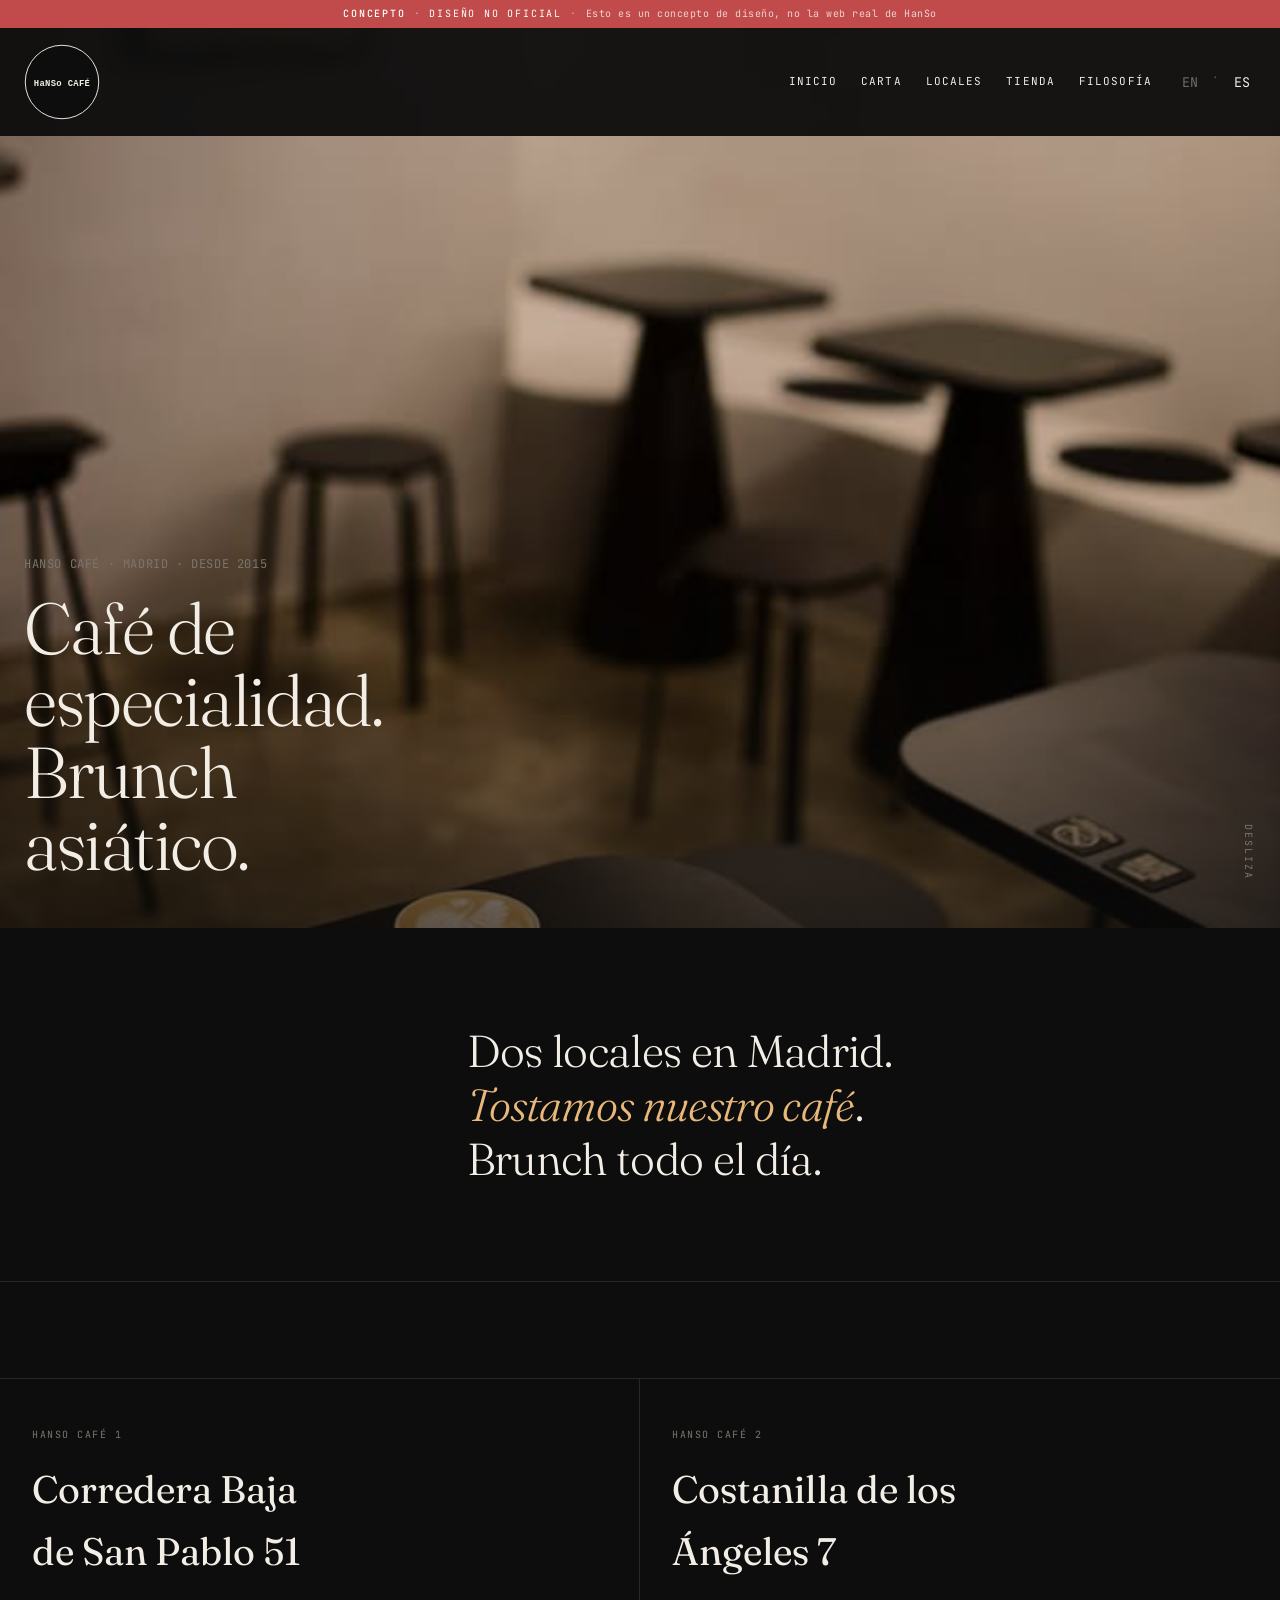
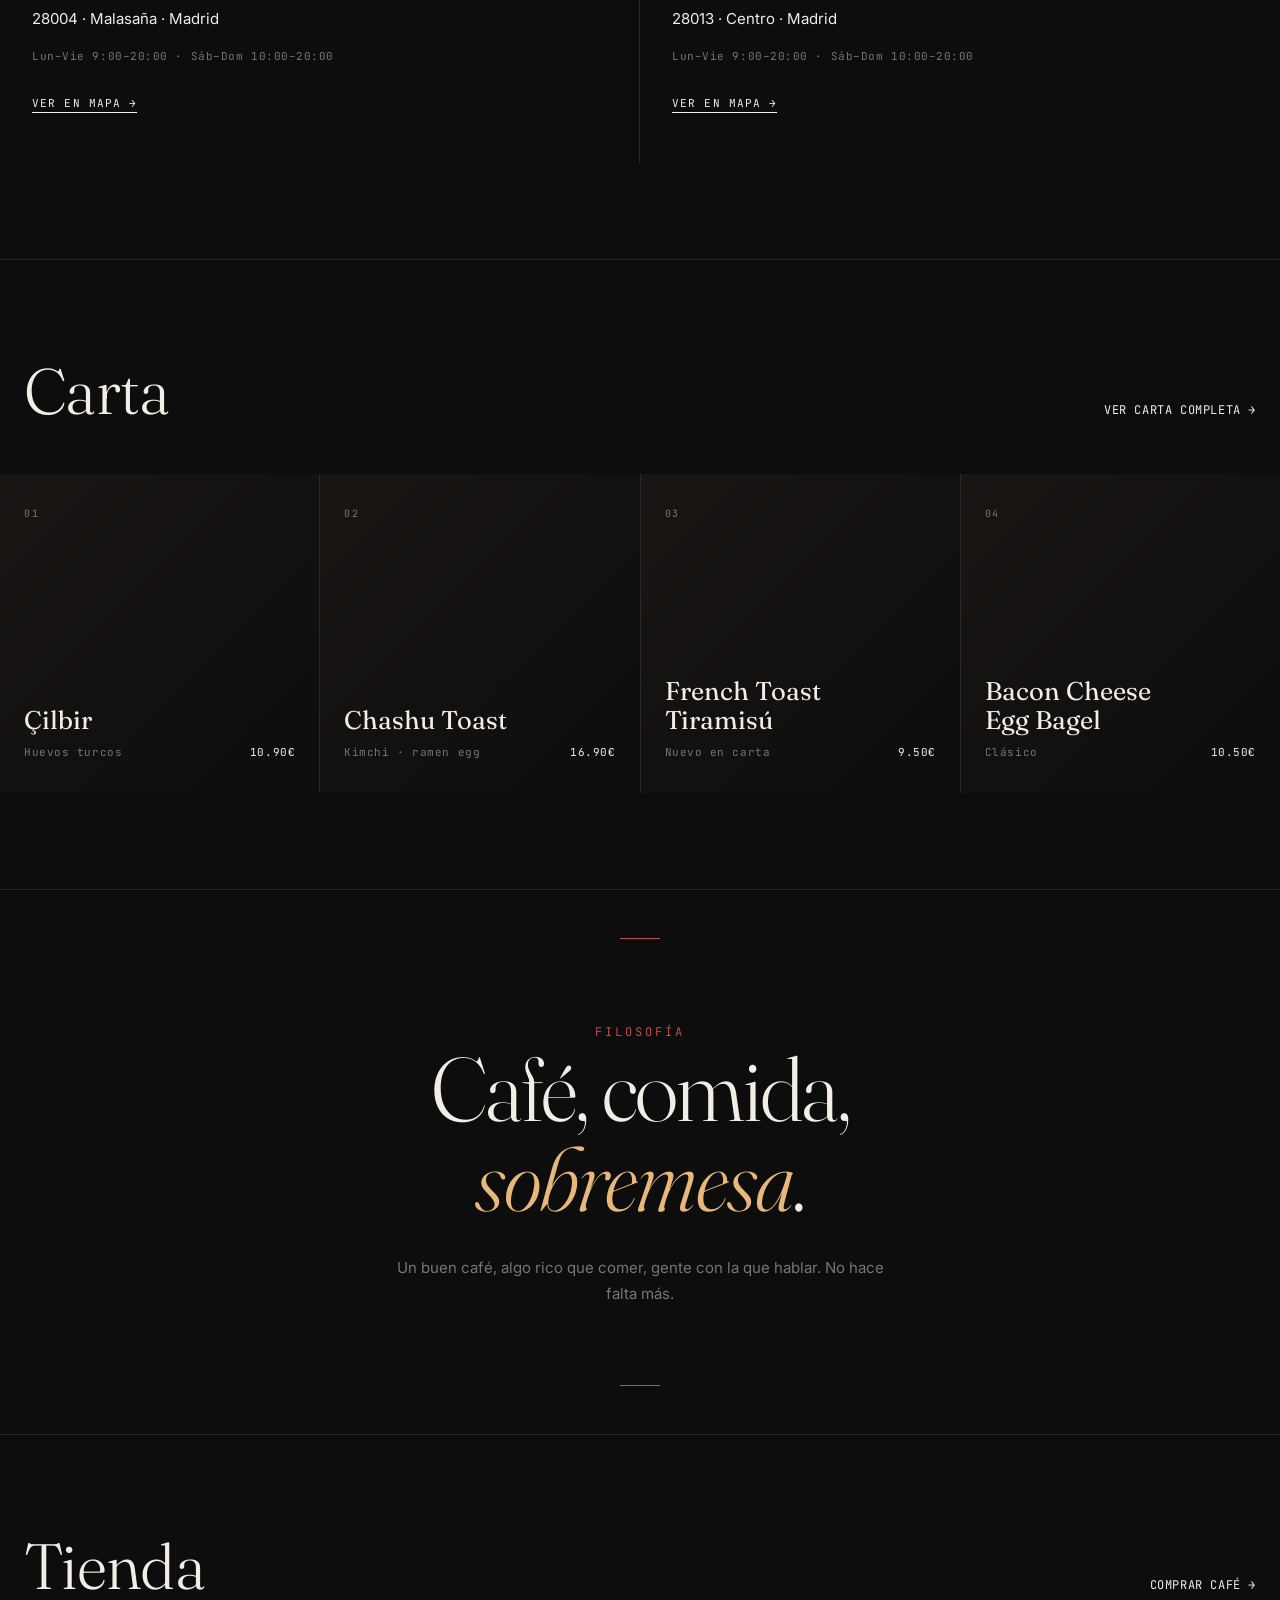
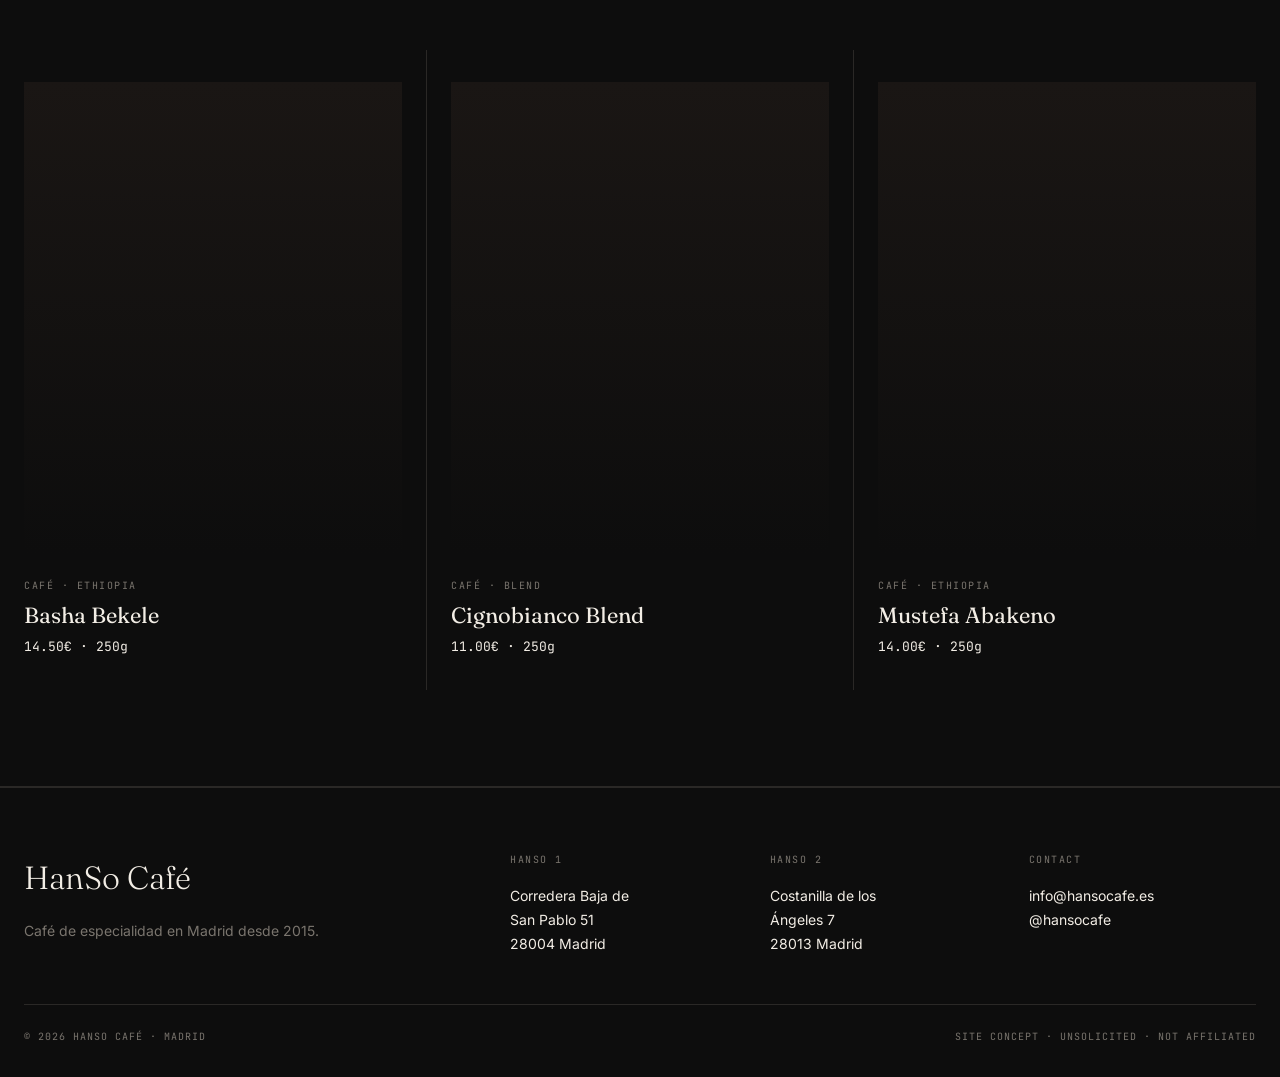
<file: index.html>
<!DOCTYPE html>
<html lang="es" class="lang-es">
<head>
<meta charset="UTF-8">
<meta name="viewport" content="width=device-width, initial-scale=1.0">
<title>HanSo Café · Specialty Coffee · Madrid</title>
<meta name="description" content="HanSo Café — Specialty coffee and Asian-inspired brunch in Malasaña, Madrid. Since 2015.">
<link rel="icon" type="image/svg+xml" href="favicon.svg">
<link rel="preconnect" href="https://fonts.googleapis.com">
<link rel="preconnect" href="https://fonts.gstatic.com" crossorigin>
<link href="https://fonts.googleapis.com/css2?family=Fraunces:ital,wght@0,300;0,400;0,500;1,400&family=Inter:wght@300;400;500&family=JetBrains+Mono:wght@400;500&display=swap" rel="stylesheet">
<link rel="stylesheet" href="css/style.css?v=1775477150">
</head>
<body>

<div class="concept-banner">
  <strong>Concepto</strong><span class="sep">·</span><span>Diseño no oficial</span><span class="sep">·</span><span class="soft">Esto es un concepto de diseño, no la web real de HanSo</span>
</div>

<nav class="nav">
  <a href="index.html" class="nav-logo">
    <img src="logo.svg" alt="HanSo Café">
  </a>
  <div class="nav-right">
    <ul class="nav-links">
      <li><a href="index.html" data-es>Inicio</a><a href="index.html" data-en>Home</a></li>
      <li><a href="menu.html" data-es>Carta</a><a href="menu.html" data-en>Menu</a></li>
      <li><a href="locales.html" data-es>Locales</a><a href="locales.html" data-en>Locations</a></li>
      <li><a href="tienda.html" data-es>Tienda</a><a href="tienda.html" data-en>Shop</a></li>
      <li><a href="filosofia.html" data-es>Filosofía</a><a href="filosofia.html" data-en>Philosophy</a></li>
    </ul>
    <button class="hamburger" aria-label="Menu"><span></span><span></span><span></span></button>
    <div class="lang-toggle">
      <button data-lang="en">EN</button>
      <span class="sep">·</span>
      <button data-lang="es">ES</button>
    </div>
  </div>
</nav>

<!-- HERO -->
<section class="hero">
  <div class="hero-media"><!-- REPLACE with @iamxriz pour-over photo --></div>
  <div class="hero-inner">
    <div class="hero-caption">
      <span class="mono" data-es>HanSo Café · Madrid · desde 2015</span>
      <span class="mono" data-en>HanSo Café · Madrid · since 2015</span>
      <h1 class="title" data-es>Café de especialidad.<br>Brunch asiático.</h1>
      <h1 class="title" data-en>Specialty coffee.<br>Asian-inspired brunch.</h1>
    </div>
    <span class="hero-scroll" data-es>Desliza</span>
    <span class="hero-scroll" data-en>Scroll</span>
  </div>
</section>

<!-- INTRO -->
<section class="intro">
  <div class="intro-grid">
    <div></div>
    <div class="intro-statement" data-es>
      Dos locales en Madrid.<br>
      <em>Tostamos nuestro café</em>.<br>
      Brunch todo el día.
    </div>
    <div class="intro-statement" data-en>
      Two locations in Madrid.<br>
      <em>We roast our own coffee</em>.<br>
      Brunch, all day.
    </div>
  </div>
</section>

<!-- LOCATIONS TEASER -->
<section class="locations-teaser">
  <div class="locations-grid">
    <div class="location-card">
      <div class="label">HanSo Café 1</div>
      <div class="name">Corredera Baja<br>de San Pablo 51</div>
      <div class="address">28004 · Malasaña · Madrid</div>
      <div class="hours" data-es>Lun–Vie 9:00–20:00 · Sáb–Dom 10:00–20:00</div>
      <div class="hours" data-en>Mon–Fri 9:00–20:00 · Sat–Sun 10:00–20:00</div>
      <a href="locales.html" class="link" data-es>Ver en mapa →</a>
      <a href="locales.html" class="link" data-en>Open in map →</a>
    </div>
    <div class="location-card">
      <div class="label">HanSo Café 2</div>
      <div class="name">Costanilla de los<br>Ángeles 7</div>
      <div class="address">28013 · Centro · Madrid</div>
      <div class="hours" data-es>Lun–Vie 9:00–20:00 · Sáb–Dom 10:00–20:00</div>
      <div class="hours" data-en>Mon–Fri 9:00–20:00 · Sat–Sun 10:00–20:00</div>
      <a href="locales.html" class="link" data-es>Ver en mapa →</a>
      <a href="locales.html" class="link" data-en>Open in map →</a>
    </div>
  </div>
</section>

<!-- MENU TEASER -->
<section class="menu-teaser">
  <div class="menu-teaser-head">
    <h2 data-es>Carta</h2>
    <h2 data-en>Menu</h2>
    <a href="menu.html" class="mono" data-es>Ver carta completa →</a>
    <a href="menu.html" class="mono" data-en>Full menu →</a>
  </div>
  <div class="menu-grid">
    <div class="menu-item">
      <div class="menu-item-media"></div>
      <div class="menu-item-content">
        <span class="item-number">01</span>
        <div>
          <div class="item-name">Çilbir</div>
          <div class="item-meta">
            <span data-es>Huevos turcos</span>
            <span data-en>Turkish eggs</span>
            <span class="item-price">10.90€</span>
          </div>
        </div>
      </div>
    </div>
    <div class="menu-item">
      <div class="menu-item-media"></div>
      <div class="menu-item-content">
        <span class="item-number">02</span>
        <div>
          <div class="item-name">Chashu Toast</div>
          <div class="item-meta">
            <span data-es>Kimchi · ramen egg</span>
            <span data-en>Kimchi · ramen egg</span>
            <span class="item-price">16.90€</span>
          </div>
        </div>
      </div>
    </div>
    <div class="menu-item">
      <div class="menu-item-media"></div>
      <div class="menu-item-content">
        <span class="item-number">03</span>
        <div>
          <div class="item-name">French Toast<br>Tiramisú</div>
          <div class="item-meta">
            <span data-es>Nuevo en carta</span>
            <span data-en>New</span>
            <span class="item-price">9.50€</span>
          </div>
        </div>
      </div>
    </div>
    <div class="menu-item">
      <div class="menu-item-media"></div>
      <div class="menu-item-content">
        <span class="item-number">04</span>
        <div>
          <div class="item-name">Bacon Cheese<br>Egg Bagel</div>
          <div class="item-meta">
            <span data-es>Clásico</span>
            <span data-en>Classic</span>
            <span class="item-price">10.50€</span>
          </div>
        </div>
      </div>
    </div>
  </div>
</section>

<!-- MANIFESTO -->
<section class="manifesto">
  <span class="mono" data-es>Filosofía</span>
  <span class="mono" data-en>Philosophy</span>
  <h2 data-es>Café, comida,<br><em>sobremesa</em>.</h2>
  <h2 data-en>Coffee, food,<br><em>good company</em>.</h2>
  <p data-es>Un buen café, algo rico que comer, gente con la que hablar. No hace falta más.</p>
  <p data-en>A good coffee, something good to eat, people to talk to. Nothing else needed.</p>
</section>

<!-- SHOP TEASER -->
<section class="shop-teaser">
  <div class="shop-teaser-head">
    <h2 data-es>Tienda</h2>
    <h2 data-en>Shop</h2>
    <a href="tienda.html" class="mono" data-es>Comprar café →</a>
    <a href="tienda.html" class="mono" data-en>Buy coffee →</a>
  </div>
  <div class="shop-grid">
    <div class="shop-item">
      <div class="shop-item-media"></div>
      <span class="label">Café · Ethiopia</span>
      <div class="name">Basha Bekele</div>
      <div class="price">14.50€ · 250g</div>
    </div>
    <div class="shop-item">
      <div class="shop-item-media"></div>
      <span class="label">Café · Blend</span>
      <div class="name">Cignobianco Blend</div>
      <div class="price">11.00€ · 250g</div>
    </div>
    <div class="shop-item">
      <div class="shop-item-media"></div>
      <span class="label">Café · Ethiopia</span>
      <div class="name">Mustefa Abakeno</div>
      <div class="price">14.00€ · 250g</div>
    </div>
  </div>
</section>

<!-- FOOTER -->
<footer class="footer">
  <div class="footer-grid">
    <div class="footer-block">
      <div class="footer-mark">HanSo Café</div>
      <p class="muted" data-es>Café de especialidad en Madrid desde 2015.</p>
      <p class="muted" data-en>Specialty coffee in Madrid since 2015.</p>
    </div>
    <div class="footer-block">
      <div class="label">HanSo 1</div>
      <p>Corredera Baja de<br>San Pablo 51<br>28004 Madrid</p>
    </div>
    <div class="footer-block">
      <div class="label">HanSo 2</div>
      <p>Costanilla de los<br>Ángeles 7<br>28013 Madrid</p>
    </div>
    <div class="footer-block">
      <div class="label">Contact</div>
      <a href="mailto:info@hansocafe.es">info@hansocafe.es</a>
      <a href="https://instagram.com/hansocafe" target="_blank">@hansocafe</a>
    </div>
  </div>
  <div class="footer-bottom">
    <span>© 2026 HanSo Café · Madrid</span>
    <span>Site concept · Unsolicited · Not affiliated</span>
  </div>
</footer>

<div class="mobile-menu">
  <a href="index.html" data-es>Inicio</a><a href="index.html" data-en>Home</a>
  <a href="menu.html" data-es>Carta</a><a href="menu.html" data-en>Menu</a>
  <a href="locales.html" data-es>Locales</a><a href="locales.html" data-en>Locations</a>
  <a href="tienda.html" data-es>Tienda</a><a href="tienda.html" data-en>Shop</a>
  <a href="filosofia.html" data-es>Filosofía</a><a href="filosofia.html" data-en>Philosophy</a>
</div>

<script src="js/lang.js"></script>
</body>
</html>
</file>
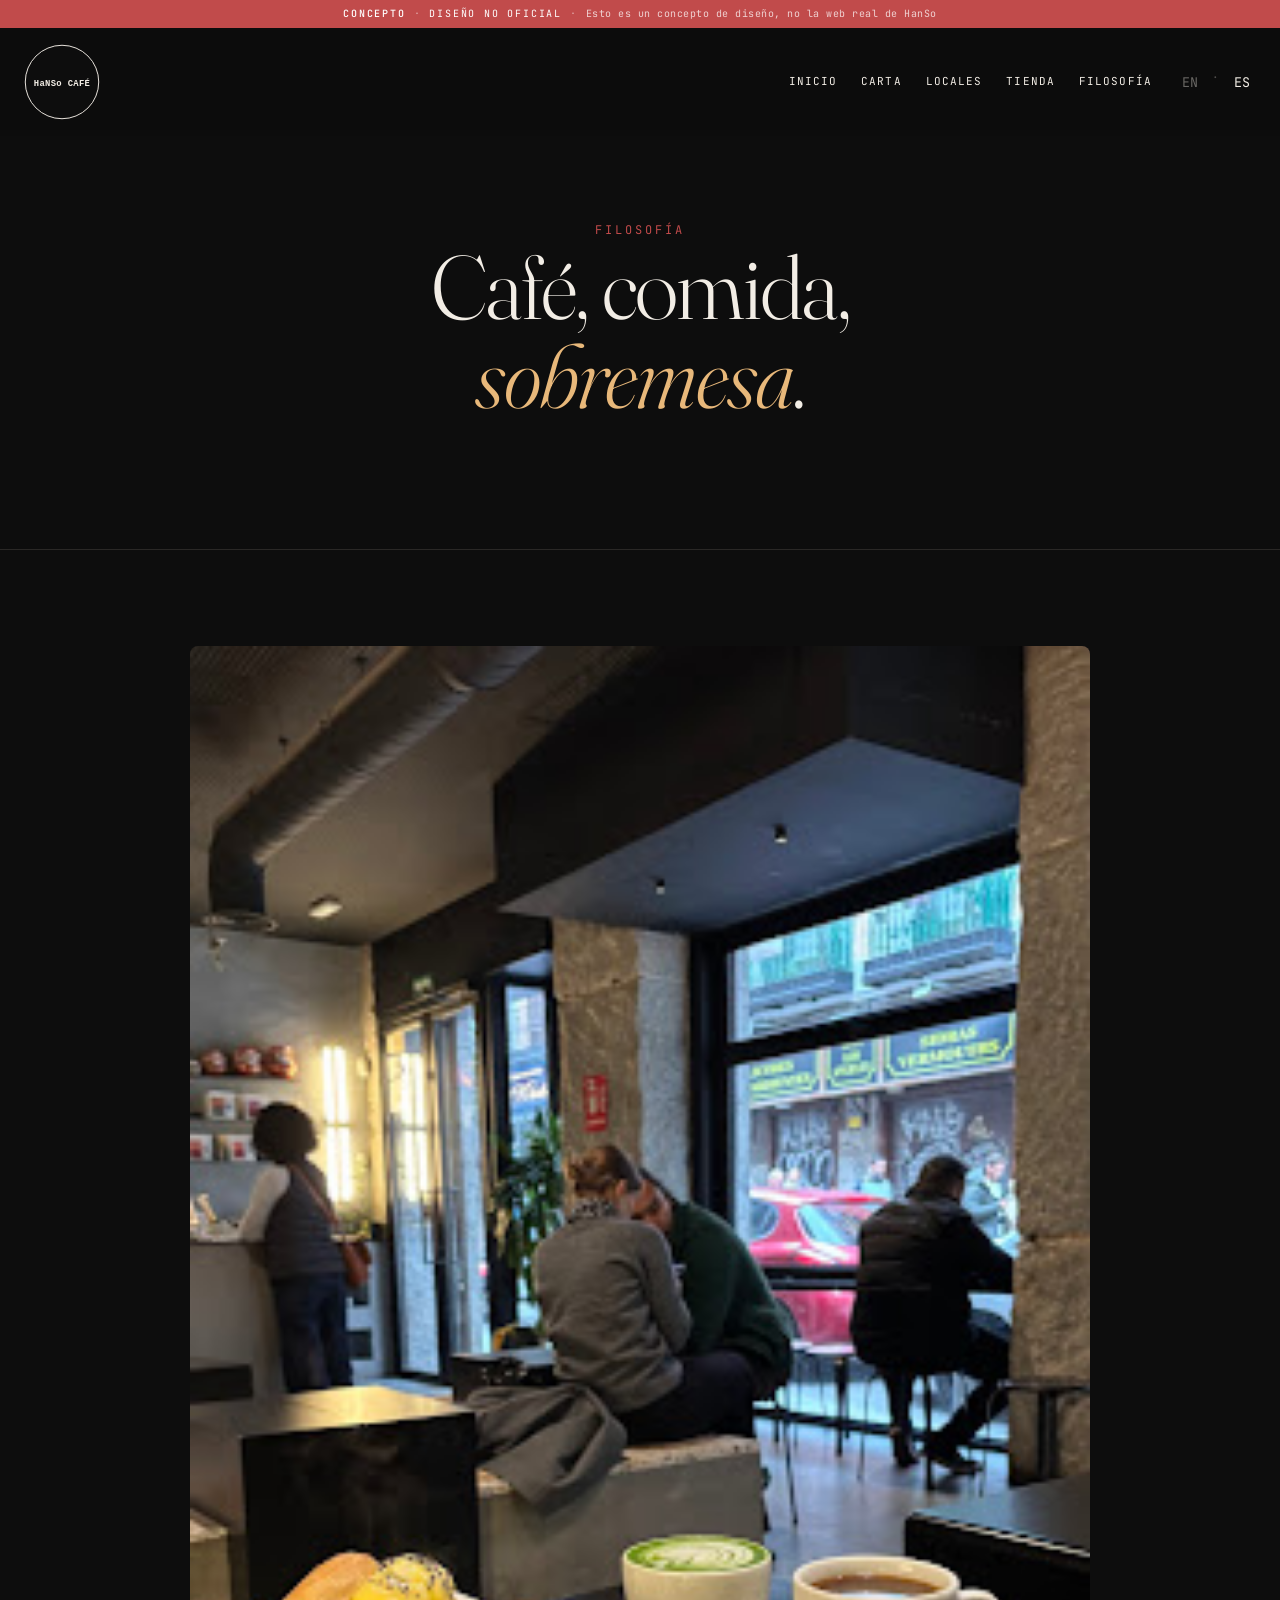
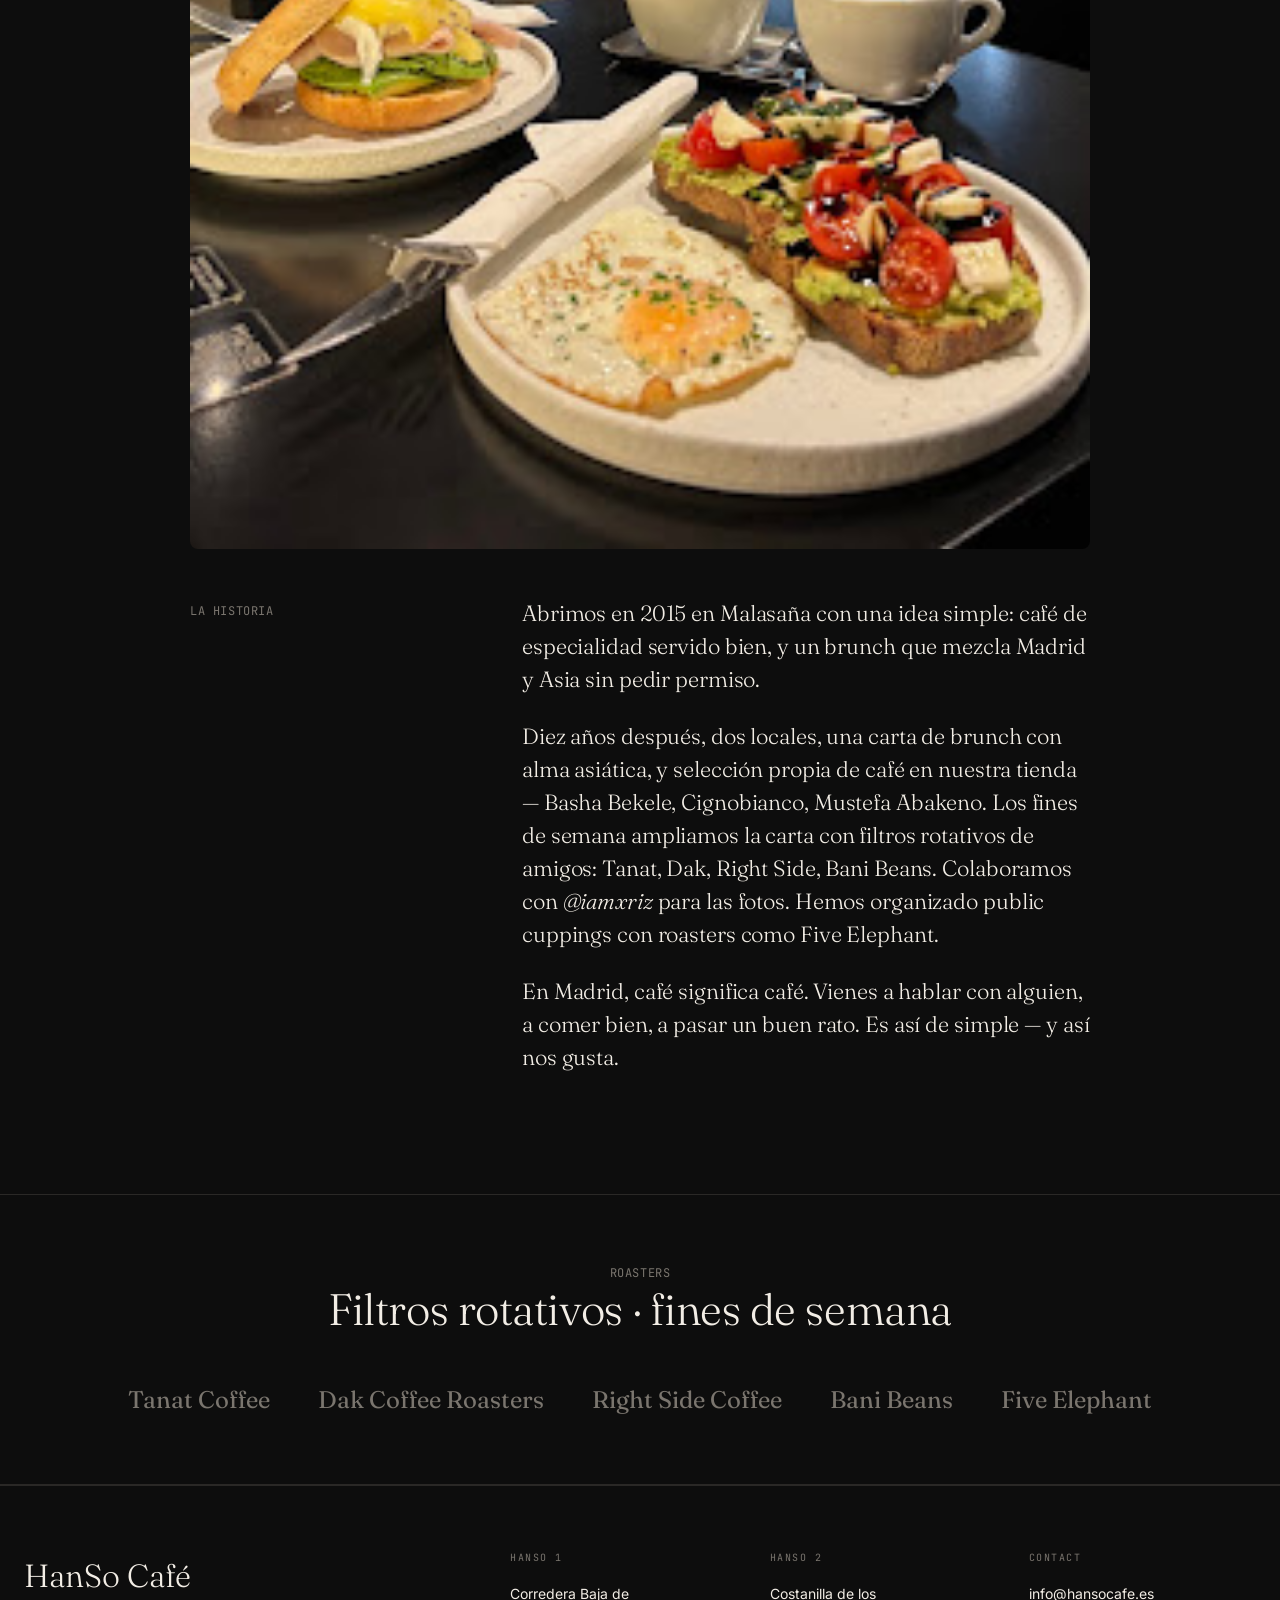
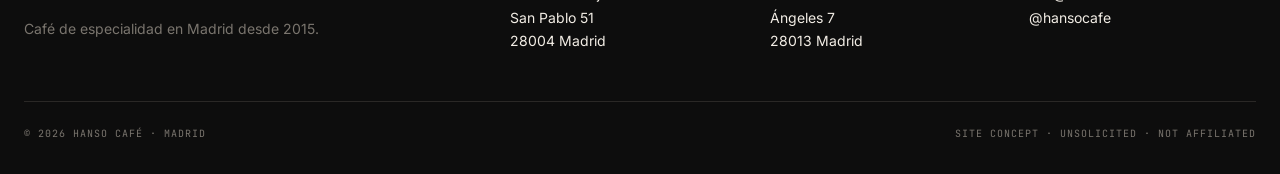
<file: filosofia.html>
<!DOCTYPE html>
<html lang="es" class="lang-es">
<head>
<meta charset="UTF-8">
<meta name="viewport" content="width=device-width, initial-scale=1.0">
<title>Philosophy · HanSo Café</title>
<link rel="icon" type="image/svg+xml" href="favicon.svg">
<link rel="preconnect" href="https://fonts.googleapis.com">
<link rel="preconnect" href="https://fonts.gstatic.com" crossorigin>
<link href="https://fonts.googleapis.com/css2?family=Fraunces:ital,wght@0,300;0,400;0,500;1,400&family=Inter:wght@300;400;500&family=JetBrains+Mono:wght@400;500&display=swap" rel="stylesheet">
<link rel="stylesheet" href="css/style.css?v=1775477150">
</head>
<body>

<div class="concept-banner">
  <strong>Concepto</strong><span class="sep">·</span><span>Diseño no oficial</span><span class="sep">·</span><span class="soft">Esto es un concepto de diseño, no la web real de HanSo</span>
</div>

<nav class="nav">
  <a href="index.html" class="nav-logo">
    <img src="logo.svg" alt="HanSo Café">
  </a>
  <div class="nav-right">
    <ul class="nav-links">
      <li><a href="index.html" data-es>Inicio</a><a href="index.html" data-en>Home</a></li>
      <li><a href="menu.html" data-es>Carta</a><a href="menu.html" data-en>Menu</a></li>
      <li><a href="locales.html" data-es>Locales</a><a href="locales.html" data-en>Locations</a></li>
      <li><a href="tienda.html" data-es>Tienda</a><a href="tienda.html" data-en>Shop</a></li>
      <li><a href="filosofia.html" data-es>Filosofía</a><a href="filosofia.html" data-en>Philosophy</a></li>
    </ul>
    <button class="hamburger" aria-label="Menu"><span></span><span></span><span></span></button>
    <div class="lang-toggle">
      <button data-lang="en">EN</button>
      <span class="sep">·</span>
      <button data-lang="es">ES</button>
    </div>
  </div>
</nav>

<section class="filosofia-hero">
  <span class="mono" data-es>Filosofía</span>
  <span class="mono" data-en>Philosophy</span>
  <h1 data-es>Café, comida,<br><em>sobremesa</em>.</h1>
  <h1 data-en>Coffee, food,<br><em>good company</em>.</h1>
</section>

<section class="story">
  <div class="story-image">
    <img src="img/brunch-spread.png" alt="HanSo brunch" style="width:100%; border-radius:8px; margin-bottom:var(--space-5);">
  </div>
  <div class="story-grid">
    <div>
      <span class="mono" data-es>La historia</span>
      <span class="mono" data-en>The story</span>
    </div>
    <div class="story-text">
      <p data-es>Abrimos en 2015 en Malasaña con una idea simple: café de especialidad servido bien, y un brunch que mezcla Madrid y Asia sin pedir permiso.</p>
      <p data-es>Diez años después, dos locales, una carta de brunch con alma asiática, y selección propia de café en nuestra tienda — Basha Bekele, Cignobianco, Mustefa Abakeno. Los fines de semana ampliamos la carta con filtros rotativos de amigos: Tanat, Dak, Right Side, Bani Beans. Colaboramos con <em>@iamxriz</em> para las fotos. Hemos organizado public cuppings con roasters como Five Elephant.</p>
      <p data-es>En Madrid, café significa café. Vienes a hablar con alguien, a comer bien, a pasar un buen rato. Es así de simple — y así nos gusta.</p>

      <p data-en>We opened in Malasaña in 2015 with a simple idea: specialty coffee served properly, and a brunch that mixes Madrid and Asia without asking permission.</p>
      <p data-en>Ten years on — two locations, an Asian-soul brunch menu, and our own coffee selection in the shop — Basha Bekele, Cignobianco, Mustefa Abakeno. On weekends we expand with rotating filters from friends: Tanat, Dak, Right Side, Bani Beans. We work with <em>@iamxriz</em> on the photography. We've hosted public cuppings with roasters like Five Elephant.</p>
      <p data-en>In Madrid, café means café. You come to talk, to eat well, to spend a good moment. Simple as that — and we like it that way.</p>
    </div>
  </div>
</section>

<section class="roasters">
  <span class="mono" data-es>Roasters</span>
  <span class="mono" data-en>Roasters</span>
  <h2 data-es>Filtros rotativos · fines de semana</h2>
  <h2 data-en>Rotating weekend filters</h2>
  <div class="roasters-list">
    <span>Tanat Coffee</span>
    <span>Dak Coffee Roasters</span>
    <span>Right Side Coffee</span>
    <span>Bani Beans</span>
    <span>Five Elephant</span>
  </div>
</section>

<footer class="footer">
  <div class="footer-grid">
    <div class="footer-block">
      <div class="footer-mark">HanSo Café</div>
      <p class="muted" data-es>Café de especialidad en Madrid desde 2015.</p>
      <p class="muted" data-en>Specialty coffee in Madrid since 2015.</p>
    </div>
    <div class="footer-block">
      <div class="label">HanSo 1</div>
      <p>Corredera Baja de<br>San Pablo 51<br>28004 Madrid</p>
    </div>
    <div class="footer-block">
      <div class="label">HanSo 2</div>
      <p>Costanilla de los<br>Ángeles 7<br>28013 Madrid</p>
    </div>
    <div class="footer-block">
      <div class="label">Contact</div>
      <a href="mailto:info@hansocafe.es">info@hansocafe.es</a>
      <a href="https://instagram.com/hansocafe" target="_blank">@hansocafe</a>
    </div>
  </div>
  <div class="footer-bottom">
    <span>© 2026 HanSo Café · Madrid</span>
    <span>Site concept · Unsolicited · Not affiliated</span>
  </div>
</footer>

<div class="mobile-menu">
  <a href="index.html" data-es>Inicio</a><a href="index.html" data-en>Home</a>
  <a href="menu.html" data-es>Carta</a><a href="menu.html" data-en>Menu</a>
  <a href="locales.html" data-es>Locales</a><a href="locales.html" data-en>Locations</a>
  <a href="tienda.html" data-es>Tienda</a><a href="tienda.html" data-en>Shop</a>
  <a href="filosofia.html" data-es>Filosofía</a><a href="filosofia.html" data-en>Philosophy</a>
</div>

<script src="js/lang.js"></script>
</body>
</html>
</file>
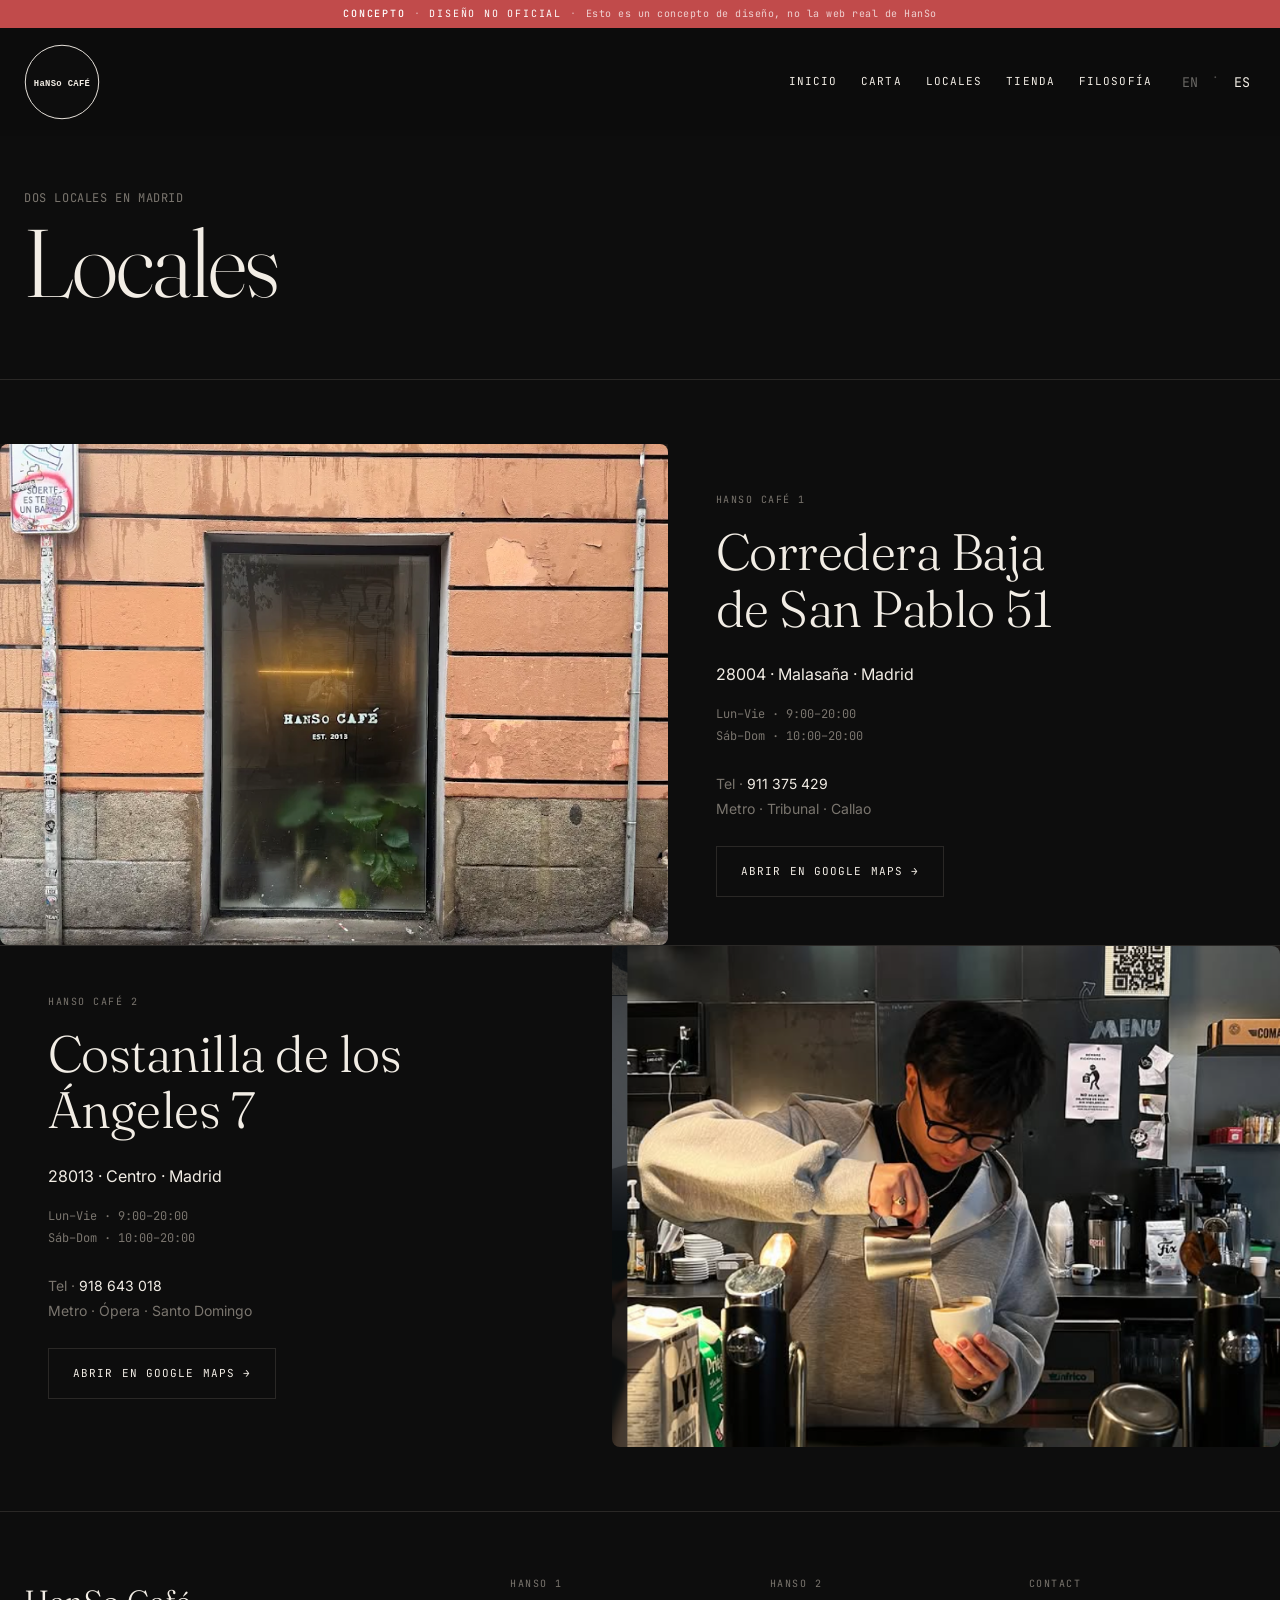
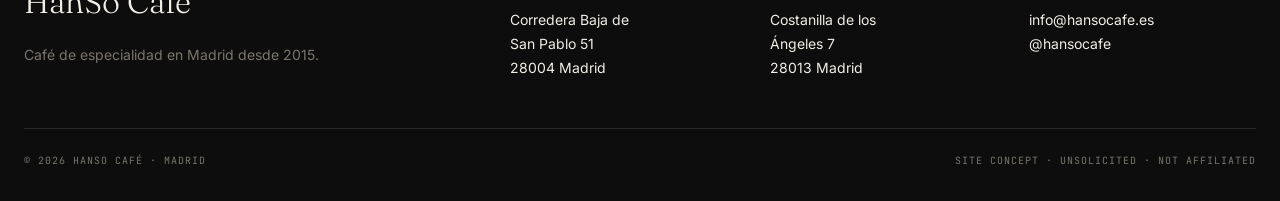
<file: locales.html>
<!DOCTYPE html>
<html lang="es" class="lang-es">
<head>
<meta charset="UTF-8">
<meta name="viewport" content="width=device-width, initial-scale=1.0">
<title>Locations · HanSo Café</title>
<link rel="icon" type="image/svg+xml" href="favicon.svg">
<link rel="preconnect" href="https://fonts.googleapis.com">
<link rel="preconnect" href="https://fonts.gstatic.com" crossorigin>
<link href="https://fonts.googleapis.com/css2?family=Fraunces:ital,wght@0,300;0,400;0,500;1,400&family=Inter:wght@300;400;500&family=JetBrains+Mono:wght@400;500&display=swap" rel="stylesheet">
<link rel="stylesheet" href="css/style.css?v=1775477150">
</head>
<body>

<div class="concept-banner">
  <strong>Concepto</strong><span class="sep">·</span><span>Diseño no oficial</span><span class="sep">·</span><span class="soft">Esto es un concepto de diseño, no la web real de HanSo</span>
</div>

<nav class="nav">
  <a href="index.html" class="nav-logo">
    <img src="logo.svg" alt="HanSo Café">
  </a>
  <div class="nav-right">
    <ul class="nav-links">
      <li><a href="index.html" data-es>Inicio</a><a href="index.html" data-en>Home</a></li>
      <li><a href="menu.html" data-es>Carta</a><a href="menu.html" data-en>Menu</a></li>
      <li><a href="locales.html" data-es>Locales</a><a href="locales.html" data-en>Locations</a></li>
      <li><a href="tienda.html" data-es>Tienda</a><a href="tienda.html" data-en>Shop</a></li>
      <li><a href="filosofia.html" data-es>Filosofía</a><a href="filosofia.html" data-en>Philosophy</a></li>
    </ul>
    <button class="hamburger" aria-label="Menu"><span></span><span></span><span></span></button>
    <div class="lang-toggle">
      <button data-lang="en">EN</button>
      <span class="sep">·</span>
      <button data-lang="es">ES</button>
    </div>
  </div>
</nav>

<section class="locales-hero">
  <span class="mono" data-es>Dos locales en Madrid</span>
  <span class="mono" data-en>Two locations in Madrid</span>
  <h1 data-es>Locales</h1>
  <h1 data-en>Locations</h1>
</section>

<section class="locales-detail">
  <div class="locale-row">
    <div class="locale-media"><img src="img/storefront.png" alt="HanSo Café storefront" style="width:100%; height:100%; object-fit:cover; border-radius:8px;"></div>
    <div class="locale-info">
      <div class="label">HanSo Café 1</div>
      <h2>Corredera Baja<br>de San Pablo 51</h2>
      <div class="address">28004 · Malasaña · Madrid</div>
      <div class="hours" data-es>
        Lun–Vie · 9:00–20:00<br>
        Sáb–Dom · 10:00–20:00
      </div>
      <div class="hours" data-en>
        Mon–Fri · 9:00–20:00<br>
        Sat–Sun · 10:00–20:00
      </div>
      <div class="contact">
        <span data-es>Tel</span><span data-en>Phone</span>
        · <a href="tel:+34911375429">911 375 429</a><br>
        <span>Metro</span> · Tribunal · Callao
      </div>
      <a href="https://maps.google.com/?q=Corredera+Baja+de+San+Pablo+51+Madrid" target="_blank" class="maps-link" data-es>Abrir en Google Maps →</a>
      <a href="https://maps.google.com/?q=Corredera+Baja+de+San+Pablo+51+Madrid" target="_blank" class="maps-link" data-en>Open in Google Maps →</a>
    </div>
  </div>
  <div class="locale-row reverse">
    <div class="locale-media"><img src="img/barista.png" alt="HanSo barista" style="width:100%; height:100%; object-fit:cover; border-radius:8px;"></div>
    <div class="locale-info">
      <div class="label">HanSo Café 2</div>
      <h2>Costanilla de los<br>Ángeles 7</h2>
      <div class="address">28013 · Centro · Madrid</div>
      <div class="hours" data-es>
        Lun–Vie · 9:00–20:00<br>
        Sáb–Dom · 10:00–20:00
      </div>
      <div class="hours" data-en>
        Mon–Fri · 9:00–20:00<br>
        Sat–Sun · 10:00–20:00
      </div>
      <div class="contact">
        <span data-es>Tel</span><span data-en>Phone</span>
        · <a href="tel:+34918643018">918 643 018</a><br>
        <span>Metro</span> · Ópera · Santo Domingo
      </div>
      <a href="https://maps.google.com/?q=Costanilla+de+los+Angeles+7+Madrid" target="_blank" class="maps-link" data-es>Abrir en Google Maps →</a>
      <a href="https://maps.google.com/?q=Costanilla+de+los+Angeles+7+Madrid" target="_blank" class="maps-link" data-en>Open in Google Maps →</a>
    </div>
  </div>
</section>

<footer class="footer">
  <div class="footer-grid">
    <div class="footer-block">
      <div class="footer-mark">HanSo Café</div>
      <p class="muted" data-es>Café de especialidad en Madrid desde 2015.</p>
      <p class="muted" data-en>Specialty coffee in Madrid since 2015.</p>
    </div>
    <div class="footer-block">
      <div class="label">HanSo 1</div>
      <p>Corredera Baja de<br>San Pablo 51<br>28004 Madrid</p>
    </div>
    <div class="footer-block">
      <div class="label">HanSo 2</div>
      <p>Costanilla de los<br>Ángeles 7<br>28013 Madrid</p>
    </div>
    <div class="footer-block">
      <div class="label">Contact</div>
      <a href="mailto:info@hansocafe.es">info@hansocafe.es</a>
      <a href="https://instagram.com/hansocafe" target="_blank">@hansocafe</a>
    </div>
  </div>
  <div class="footer-bottom">
    <span>© 2026 HanSo Café · Madrid</span>
    <span>Site concept · Unsolicited · Not affiliated</span>
  </div>
</footer>

<div class="mobile-menu">
  <a href="index.html" data-es>Inicio</a><a href="index.html" data-en>Home</a>
  <a href="menu.html" data-es>Carta</a><a href="menu.html" data-en>Menu</a>
  <a href="locales.html" data-es>Locales</a><a href="locales.html" data-en>Locations</a>
  <a href="tienda.html" data-es>Tienda</a><a href="tienda.html" data-en>Shop</a>
  <a href="filosofia.html" data-es>Filosofía</a><a href="filosofia.html" data-en>Philosophy</a>
</div>

<script src="js/lang.js"></script>
</body>
</html>
</file>
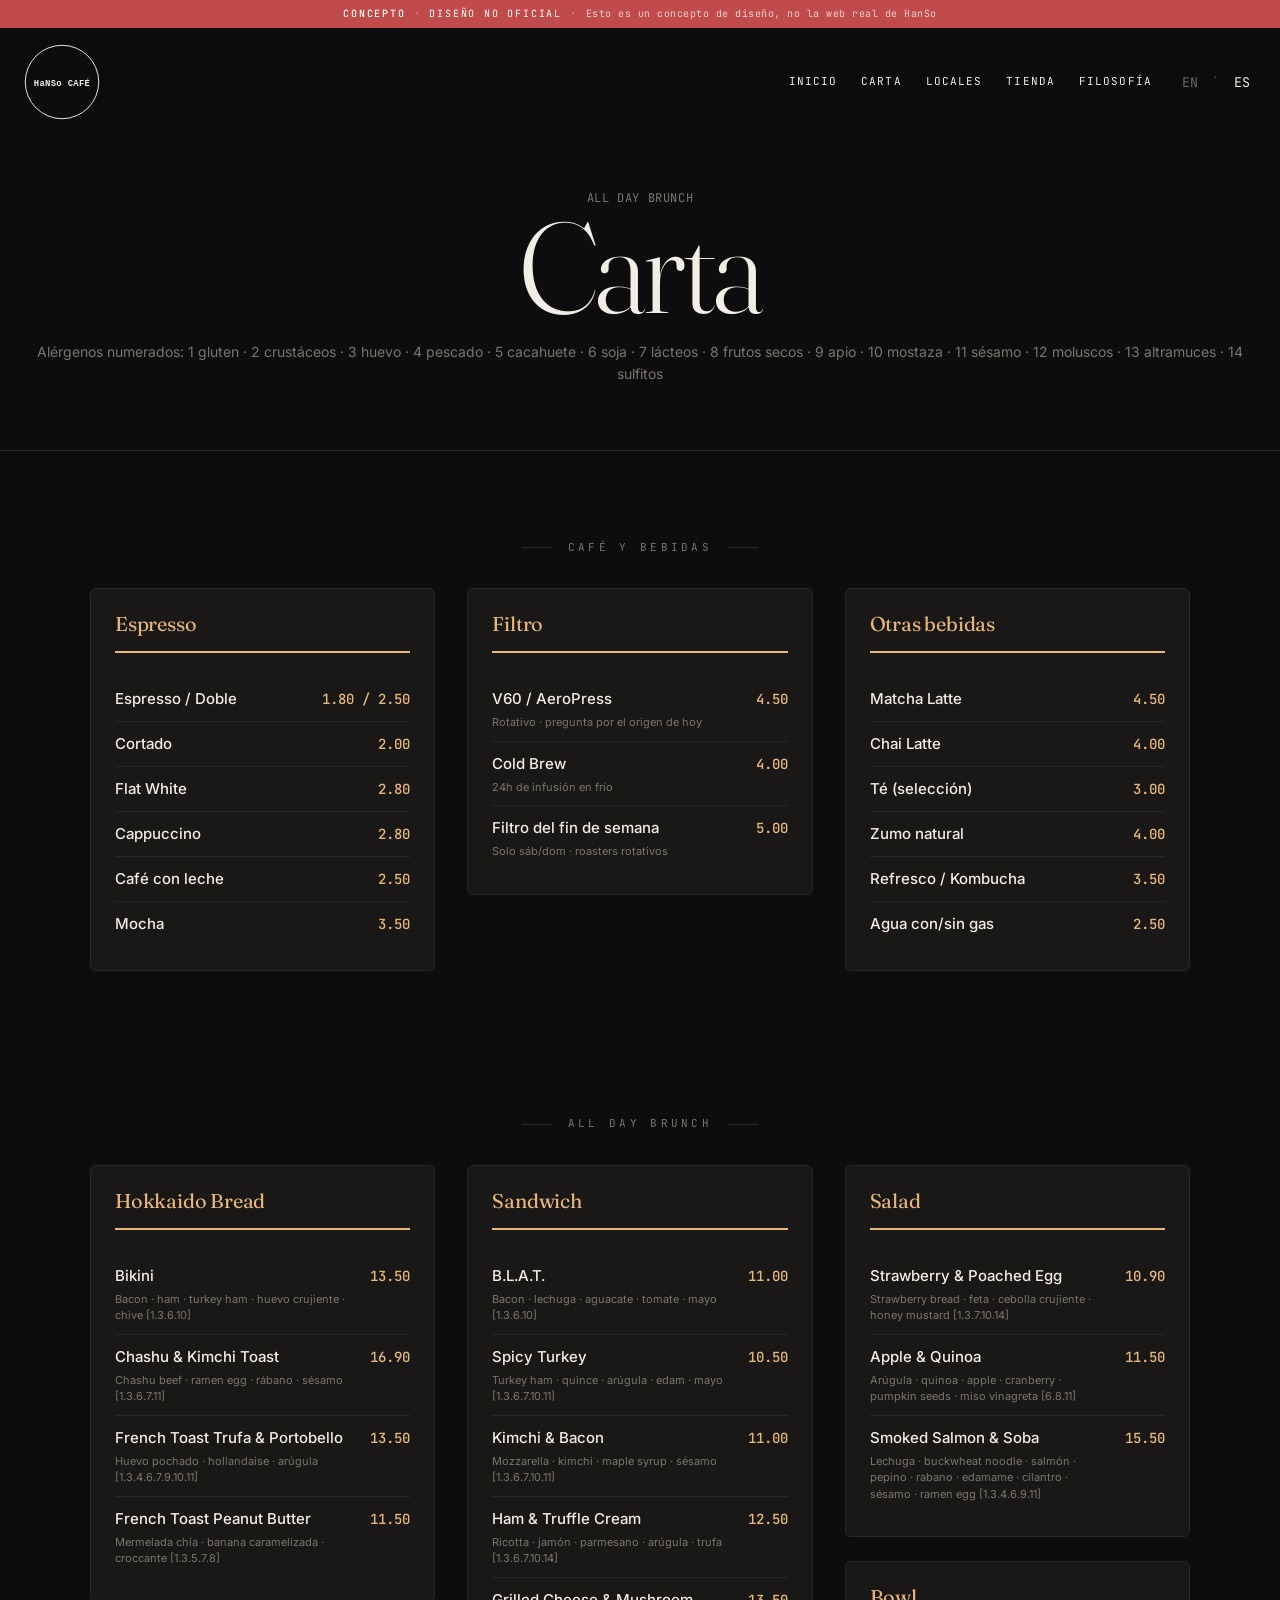
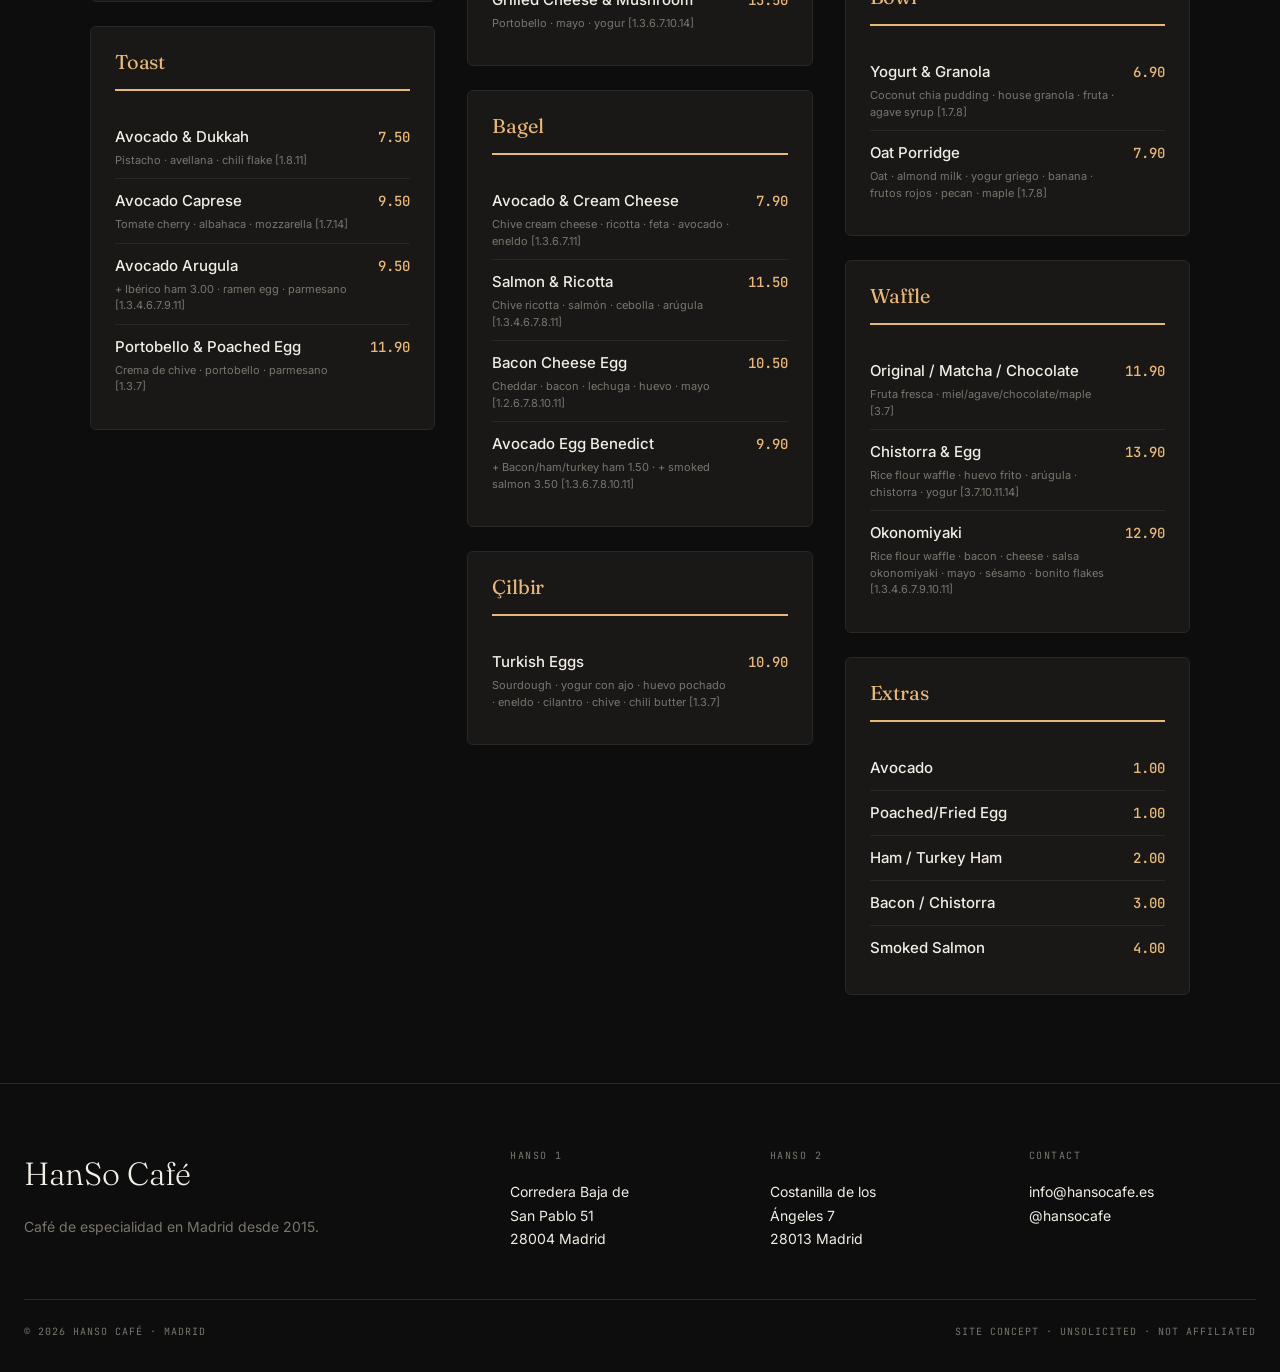
<file: menu.html>
<!DOCTYPE html>
<html lang="es" class="lang-es">
<head>
<meta charset="UTF-8">
<meta name="viewport" content="width=device-width, initial-scale=1.0">
<title>Menu · HanSo Café</title>
<link rel="icon" type="image/svg+xml" href="favicon.svg">
<link rel="preconnect" href="https://fonts.googleapis.com">
<link rel="preconnect" href="https://fonts.gstatic.com" crossorigin>
<link href="https://fonts.googleapis.com/css2?family=Fraunces:ital,wght@0,300;0,400;0,500;1,400&family=Inter:wght@300;400;500&family=JetBrains+Mono:wght@400;500&display=swap" rel="stylesheet">
<link rel="stylesheet" href="css/style.css?v=1775477150">
</head>
<body>

<div class="concept-banner">
  <strong>Concepto</strong><span class="sep">·</span><span>Diseño no oficial</span><span class="sep">·</span><span class="soft">Esto es un concepto de diseño, no la web real de HanSo</span>
</div>

<nav class="nav">
  <a href="index.html" class="nav-logo">
    <img src="logo.svg" alt="HanSo Café">
  </a>
  <div class="nav-right">
    <ul class="nav-links">
      <li><a href="index.html" data-es>Inicio</a><a href="index.html" data-en>Home</a></li>
      <li><a href="menu.html" data-es>Carta</a><a href="menu.html" data-en>Menu</a></li>
      <li><a href="locales.html" data-es>Locales</a><a href="locales.html" data-en>Locations</a></li>
      <li><a href="tienda.html" data-es>Tienda</a><a href="tienda.html" data-en>Shop</a></li>
      <li><a href="filosofia.html" data-es>Filosofía</a><a href="filosofia.html" data-en>Philosophy</a></li>
    </ul>
    <button class="hamburger" aria-label="Menu"><span></span><span></span><span></span></button>
    <div class="lang-toggle">
      <button data-lang="en">EN</button>
      <span class="sep">·</span>
      <button data-lang="es">ES</button>
    </div>
  </div>
</nav>

<section class="menu-page-hero">
  <span class="mono" data-es>All Day Brunch</span>
  <span class="mono" data-en>All Day Brunch</span>
  <h1 data-es>Carta</h1>
  <h1 data-en>Menu</h1>
  <p class="sub" data-es>Alérgenos numerados: 1 gluten · 2 crustáceos · 3 huevo · 4 pescado · 5 cacahuete · 6 soja · 7 lácteos · 8 frutos secos · 9 apio · 10 mostaza · 11 sésamo · 12 moluscos · 13 altramuces · 14 sulfitos</p>
  <p class="sub" data-en>Allergens: 1 gluten · 2 crustaceans · 3 egg · 4 fish · 5 peanut · 6 soy · 7 dairy · 8 nuts · 9 celery · 10 mustard · 11 sesame · 12 mollusc · 13 lupins · 14 sulphite</p>
</section>

<section class="menu-full">

  <!-- DRINKS -->
  <div class="menu-section-label" data-es>Café y bebidas</div>
  <div class="menu-section-label" data-en>Coffee & drinks</div>
  <div class="menu-full-grid">

    <div>
      <div class="menu-category">
        <h3 data-es>Espresso</h3>
        <h3 data-en>Espresso</h3>
        <div class="menu-row"><div class="dish">Espresso / Doble</div><span class="price">1.80 / 2.50</span></div>
        <div class="menu-row"><div class="dish">Cortado</div><span class="price">2.00</span></div>
        <div class="menu-row"><div class="dish">Flat White</div><span class="price">2.80</span></div>
        <div class="menu-row"><div class="dish">Cappuccino</div><span class="price">2.80</span></div>
        <div class="menu-row"><div class="dish">Café con leche</div><span class="price">2.50</span></div>
        <div class="menu-row"><div class="dish">Mocha</div><span class="price">3.50</span></div>
      </div>
    </div>

    <div>
      <div class="menu-category">
        <h3 data-es>Filtro</h3>
        <h3 data-en>Filter</h3>
        <div class="menu-row">
          <div>
            <div class="dish">V60 / AeroPress</div>
            <span class="dish-desc" data-es>Rotativo · pregunta por el origen de hoy</span>
            <span class="dish-desc" data-en>Rotating · ask for today's origin</span>
          </div>
          <span class="price">4.50</span>
        </div>
        <div class="menu-row">
          <div>
            <div class="dish">Cold Brew</div>
            <span class="dish-desc" data-es>24h de infusión en frío</span>
            <span class="dish-desc" data-en>24h cold steep</span>
          </div>
          <span class="price">4.00</span>
        </div>
        <div class="menu-row">
          <div>
            <div class="dish" data-es>Filtro del fin de semana</div>
            <div class="dish" data-en>Weekend filter</div>
            <span class="dish-desc" data-es>Solo sáb/dom · roasters rotativos</span>
            <span class="dish-desc" data-en>Sat/Sun only · rotating roasters</span>
          </div>
          <span class="price">5.00</span>
        </div>
      </div>
    </div>

    <div>
      <div class="menu-category">
        <h3 data-es>Otras bebidas</h3>
        <h3 data-en>Other drinks</h3>
        <div class="menu-row"><div class="dish">Matcha Latte</div><span class="price">4.50</span></div>
        <div class="menu-row"><div class="dish">Chai Latte</div><span class="price">4.00</span></div>
        <div class="menu-row"><div class="dish" data-es>Té (selección)</div><div class="dish" data-en>Tea (selection)</div><span class="price">3.00</span></div>
        <div class="menu-row"><div class="dish" data-es>Zumo natural</div><div class="dish" data-en>Fresh juice</div><span class="price">4.00</span></div>
        <div class="menu-row"><div class="dish" data-es>Refresco / Kombucha</div><div class="dish" data-en>Soda / Kombucha</div><span class="price">3.50</span></div>
        <div class="menu-row"><div class="dish" data-es>Agua con/sin gas</div><div class="dish" data-en>Still / Sparkling water</div><span class="price">2.50</span></div>
      </div>
    </div>

  </div>

  <!-- FOOD -->
  <div class="menu-section-label" style="margin-top: var(--space-7);">All Day Brunch</div>
  <div class="menu-full-grid">

    <!-- Column 1 -->
    <div>
      <div class="menu-category">
        <h3>Hokkaido Bread</h3>
        <div class="menu-row">
          <div>
            <div class="dish">Bikini</div>
            <span class="dish-desc" data-es>Bacon · ham · turkey ham · huevo crujiente · chive [1.3.6.10]</span>
            <span class="dish-desc" data-en>Bacon · ham · turkey ham · crispy egg · chive [1.3.6.10]</span>
          </div>
          <span class="price">13.50</span>
        </div>
        <div class="menu-row">
          <div>
            <div class="dish">Chashu & Kimchi Toast</div>
            <span class="dish-desc" data-es>Chashu beef · ramen egg · rábano · sésamo [1.3.6.7.11]</span>
            <span class="dish-desc" data-en>Chashu beef · ramen egg · radish · sesame [1.3.6.7.11]</span>
          </div>
          <span class="price">16.90</span>
        </div>
        <div class="menu-row">
          <div>
            <div class="dish">French Toast Trufa & Portobello</div>
            <span class="dish-desc" data-es>Huevo pochado · hollandaise · arúgula [1.3.4.6.7.9.10.11]</span>
            <span class="dish-desc" data-en>Poached egg · hollandaise · arugula [1.3.4.6.7.9.10.11]</span>
          </div>
          <span class="price">13.50</span>
        </div>
        <div class="menu-row">
          <div>
            <div class="dish">French Toast Peanut Butter</div>
            <span class="dish-desc" data-es>Mermelada chía · banana caramelizada · croccante [1.3.5.7.8]</span>
            <span class="dish-desc" data-en>Chia jam · caramelized banana · croccante [1.3.5.7.8]</span>
          </div>
          <span class="price">11.50</span>
        </div>
      </div>

      <div class="menu-category">
        <h3>Toast</h3>
        <div class="menu-row">
          <div>
            <div class="dish">Avocado & Dukkah</div>
            <span class="dish-desc" data-es>Pistacho · avellana · chili flake [1.8.11]</span>
            <span class="dish-desc" data-en>Pistachio · hazelnut · chili flake [1.8.11]</span>
          </div>
          <span class="price">7.50</span>
        </div>
        <div class="menu-row">
          <div>
            <div class="dish">Avocado Caprese</div>
            <span class="dish-desc" data-es>Tomate cherry · albahaca · mozzarella [1.7.14]</span>
            <span class="dish-desc" data-en>Cherry tomato · basil · mozzarella [1.7.14]</span>
          </div>
          <span class="price">9.50</span>
        </div>
        <div class="menu-row">
          <div>
            <div class="dish">Avocado Arugula</div>
            <span class="dish-desc" data-es>+ Ibérico ham 3.00 · ramen egg · parmesano [1.3.4.6.7.9.11]</span>
            <span class="dish-desc" data-en>+ Ibérico ham 3.00 · ramen egg · parmesan [1.3.4.6.7.9.11]</span>
          </div>
          <span class="price">9.50</span>
        </div>
        <div class="menu-row">
          <div>
            <div class="dish">Portobello & Poached Egg</div>
            <span class="dish-desc" data-es>Crema de chive · portobello · parmesano [1.3.7]</span>
            <span class="dish-desc" data-en>Chive cream · portobello · parmesan [1.3.7]</span>
          </div>
          <span class="price">11.90</span>
        </div>
      </div>
    </div>

    <!-- Column 2 -->
    <div>
      <div class="menu-category">
        <h3>Sandwich</h3>
        <div class="menu-row">
          <div>
            <div class="dish">B.L.A.T.</div>
            <span class="dish-desc" data-es>Bacon · lechuga · aguacate · tomate · mayo [1.3.6.10]</span>
            <span class="dish-desc" data-en>Bacon · lettuce · avocado · tomato · mayo [1.3.6.10]</span>
          </div>
          <span class="price">11.00</span>
        </div>
        <div class="menu-row">
          <div>
            <div class="dish">Spicy Turkey</div>
            <span class="dish-desc" data-es>Turkey ham · quince · arúgula · edam · mayo [1.3.6.7.10.11]</span>
            <span class="dish-desc" data-en>Turkey ham · quince · arugula · edam · mayo [1.3.6.7.10.11]</span>
          </div>
          <span class="price">10.50</span>
        </div>
        <div class="menu-row">
          <div>
            <div class="dish">Kimchi & Bacon</div>
            <span class="dish-desc" data-es>Mozzarella · kimchi · maple syrup · sésamo [1.3.6.7.10.11]</span>
            <span class="dish-desc" data-en>Mozzarella · kimchi · maple syrup · sesame [1.3.6.7.10.11]</span>
          </div>
          <span class="price">11.00</span>
        </div>
        <div class="menu-row">
          <div>
            <div class="dish">Ham & Truffle Cream</div>
            <span class="dish-desc" data-es>Ricotta · jamón · parmesano · arúgula · trufa [1.3.6.7.10.14]</span>
            <span class="dish-desc" data-en>Ricotta · ham · parmesan · arugula · truffle [1.3.6.7.10.14]</span>
          </div>
          <span class="price">12.50</span>
        </div>
        <div class="menu-row">
          <div>
            <div class="dish">Grilled Cheese & Mushroom</div>
            <span class="dish-desc" data-es>Portobello · mayo · yogur [1.3.6.7.10.14]</span>
            <span class="dish-desc" data-en>Portobello · mayo · yogurt [1.3.6.7.10.14]</span>
          </div>
          <span class="price">13.50</span>
        </div>
      </div>

      <div class="menu-category">
        <h3>Bagel</h3>
        <div class="menu-row">
          <div>
            <div class="dish">Avocado & Cream Cheese</div>
            <span class="dish-desc" data-es>Chive cream cheese · ricotta · feta · avocado · eneldo [1.3.6.7.11]</span>
            <span class="dish-desc" data-en>Chive cream cheese · ricotta · feta · avocado · dill [1.3.6.7.11]</span>
          </div>
          <span class="price">7.90</span>
        </div>
        <div class="menu-row">
          <div>
            <div class="dish">Salmon & Ricotta</div>
            <span class="dish-desc" data-es>Chive ricotta · salmón · cebolla · arúgula [1.3.4.6.7.8.11]</span>
            <span class="dish-desc" data-en>Chive ricotta · salmon · onion · arugula [1.3.4.6.7.8.11]</span>
          </div>
          <span class="price">11.50</span>
        </div>
        <div class="menu-row">
          <div>
            <div class="dish">Bacon Cheese Egg</div>
            <span class="dish-desc" data-es>Cheddar · bacon · lechuga · huevo · mayo [1.2.6.7.8.10.11]</span>
            <span class="dish-desc" data-en>Cheddar · bacon · lettuce · egg · mayo [1.2.6.7.8.10.11]</span>
          </div>
          <span class="price">10.50</span>
        </div>
        <div class="menu-row">
          <div>
            <div class="dish">Avocado Egg Benedict</div>
            <span class="dish-desc" data-es>+ Bacon/ham/turkey ham 1.50 · + smoked salmon 3.50 [1.3.6.7.8.10.11]</span>
            <span class="dish-desc" data-en>+ Bacon/ham/turkey ham 1.50 · + smoked salmon 3.50 [1.3.6.7.8.10.11]</span>
          </div>
          <span class="price">9.90</span>
        </div>
      </div>

      <div class="menu-category">
        <h3>Çilbir</h3>
        <div class="menu-row">
          <div>
            <div class="dish">Turkish Eggs</div>
            <span class="dish-desc" data-es>Sourdough · yogur con ajo · huevo pochado · eneldo · cilantro · chive · chili butter [1.3.7]</span>
            <span class="dish-desc" data-en>Sourdough · garlic yogurt · poached egg · dill · coriander · chive · spicy butter [1.3.7]</span>
          </div>
          <span class="price">10.90</span>
        </div>
      </div>
    </div>

    <!-- Column 3 -->
    <div>
      <div class="menu-category">
        <h3>Salad</h3>
        <div class="menu-row">
          <div>
            <div class="dish">Strawberry & Poached Egg</div>
            <span class="dish-desc" data-es>Strawberry bread · feta · cebolla crujiente · honey mustard [1.3.7.10.14]</span>
            <span class="dish-desc" data-en>Strawberry bread · feta · crispy onion · honey mustard [1.3.7.10.14]</span>
          </div>
          <span class="price">10.90</span>
        </div>
        <div class="menu-row">
          <div>
            <div class="dish">Apple & Quinoa</div>
            <span class="dish-desc" data-es>Arúgula · quinoa · apple · cranberry · pumpkin seeds · miso vinagreta [6.8.11]</span>
            <span class="dish-desc" data-en>Arugula · quinoa · apple · cranberry · pumpkin seeds · miso vinaigrette [6.8.11]</span>
          </div>
          <span class="price">11.50</span>
        </div>
        <div class="menu-row">
          <div>
            <div class="dish">Smoked Salmon & Soba</div>
            <span class="dish-desc" data-es>Lechuga · buckwheat noodle · salmón · pepino · rabano · edamame · cilantro · sésamo · ramen egg [1.3.4.6.9.11]</span>
            <span class="dish-desc" data-en>Lettuce · buckwheat noodle · salmon · cucumber · radish · edamame · coriander · sesame · ramen egg [1.3.4.6.9.11]</span>
          </div>
          <span class="price">15.50</span>
        </div>
      </div>

      <div class="menu-category">
        <h3>Bowl</h3>
        <div class="menu-row">
          <div>
            <div class="dish">Yogurt & Granola</div>
            <span class="dish-desc" data-es>Coconut chia pudding · house granola · fruta · agave syrup [1.7.8]</span>
            <span class="dish-desc" data-en>Coconut chia pudding · house granola · fruit · agave syrup [1.7.8]</span>
          </div>
          <span class="price">6.90</span>
        </div>
        <div class="menu-row">
          <div>
            <div class="dish">Oat Porridge</div>
            <span class="dish-desc" data-es>Oat · almond milk · yogur griego · banana · frutos rojos · pecan · maple [1.7.8]</span>
            <span class="dish-desc" data-en>Oat · almond milk · greek yogurt · banana · berries · pecan · maple [1.7.8]</span>
          </div>
          <span class="price">7.90</span>
        </div>
      </div>

      <div class="menu-category">
        <h3>Waffle</h3>
        <div class="menu-row">
          <div>
            <div class="dish">Original / Matcha / Chocolate</div>
            <span class="dish-desc" data-es>Fruta fresca · miel/agave/chocolate/maple [3.7]</span>
            <span class="dish-desc" data-en>Fresh fruit · honey/agave/chocolate/maple [3.7]</span>
          </div>
          <span class="price">11.90</span>
        </div>
        <div class="menu-row">
          <div>
            <div class="dish">Chistorra & Egg</div>
            <span class="dish-desc" data-es>Rice flour waffle · huevo frito · arúgula · chistorra · yogur [3.7.10.11.14]</span>
            <span class="dish-desc" data-en>Rice flour waffle · fried egg · arugula · chistorra · yogurt [3.7.10.11.14]</span>
          </div>
          <span class="price">13.90</span>
        </div>
        <div class="menu-row">
          <div>
            <div class="dish">Okonomiyaki</div>
            <span class="dish-desc" data-es>Rice flour waffle · bacon · cheese · salsa okonomiyaki · mayo · sésamo · bonito flakes [1.3.4.6.7.9.10.11]</span>
            <span class="dish-desc" data-en>Rice flour waffle · bacon · cheese · okonomiyaki sauce · mayo · sesame · bonito flakes [1.3.4.6.7.9.10.11]</span>
          </div>
          <span class="price">12.90</span>
        </div>
      </div>

      <div class="menu-category">
        <h3>Extras</h3>
        <div class="menu-row"><div class="dish">Avocado</div><span class="price">1.00</span></div>
        <div class="menu-row"><div class="dish">Poached/Fried Egg</div><span class="price">1.00</span></div>
        <div class="menu-row"><div class="dish">Ham / Turkey Ham</div><span class="price">2.00</span></div>
        <div class="menu-row"><div class="dish">Bacon / Chistorra</div><span class="price">3.00</span></div>
        <div class="menu-row"><div class="dish">Smoked Salmon</div><span class="price">4.00</span></div>
      </div>
    </div>

  </div>
</section>

<footer class="footer">
  <div class="footer-grid">
    <div class="footer-block">
      <div class="footer-mark">HanSo Café</div>
      <p class="muted" data-es>Café de especialidad en Madrid desde 2015.</p>
      <p class="muted" data-en>Specialty coffee in Madrid since 2015.</p>
    </div>
    <div class="footer-block">
      <div class="label">HanSo 1</div>
      <p>Corredera Baja de<br>San Pablo 51<br>28004 Madrid</p>
    </div>
    <div class="footer-block">
      <div class="label">HanSo 2</div>
      <p>Costanilla de los<br>Ángeles 7<br>28013 Madrid</p>
    </div>
    <div class="footer-block">
      <div class="label">Contact</div>
      <a href="mailto:info@hansocafe.es">info@hansocafe.es</a>
      <a href="https://instagram.com/hansocafe" target="_blank">@hansocafe</a>
    </div>
  </div>
  <div class="footer-bottom">
    <span>© 2026 HanSo Café · Madrid</span>
    <span>Site concept · Unsolicited · Not affiliated</span>
  </div>
</footer>

<div class="mobile-menu">
  <a href="index.html" data-es>Inicio</a><a href="index.html" data-en>Home</a>
  <a href="menu.html" data-es>Carta</a><a href="menu.html" data-en>Menu</a>
  <a href="locales.html" data-es>Locales</a><a href="locales.html" data-en>Locations</a>
  <a href="tienda.html" data-es>Tienda</a><a href="tienda.html" data-en>Shop</a>
  <a href="filosofia.html" data-es>Filosofía</a><a href="filosofia.html" data-en>Philosophy</a>
</div>

<script src="js/lang.js"></script>
</body>
</html>
</file>
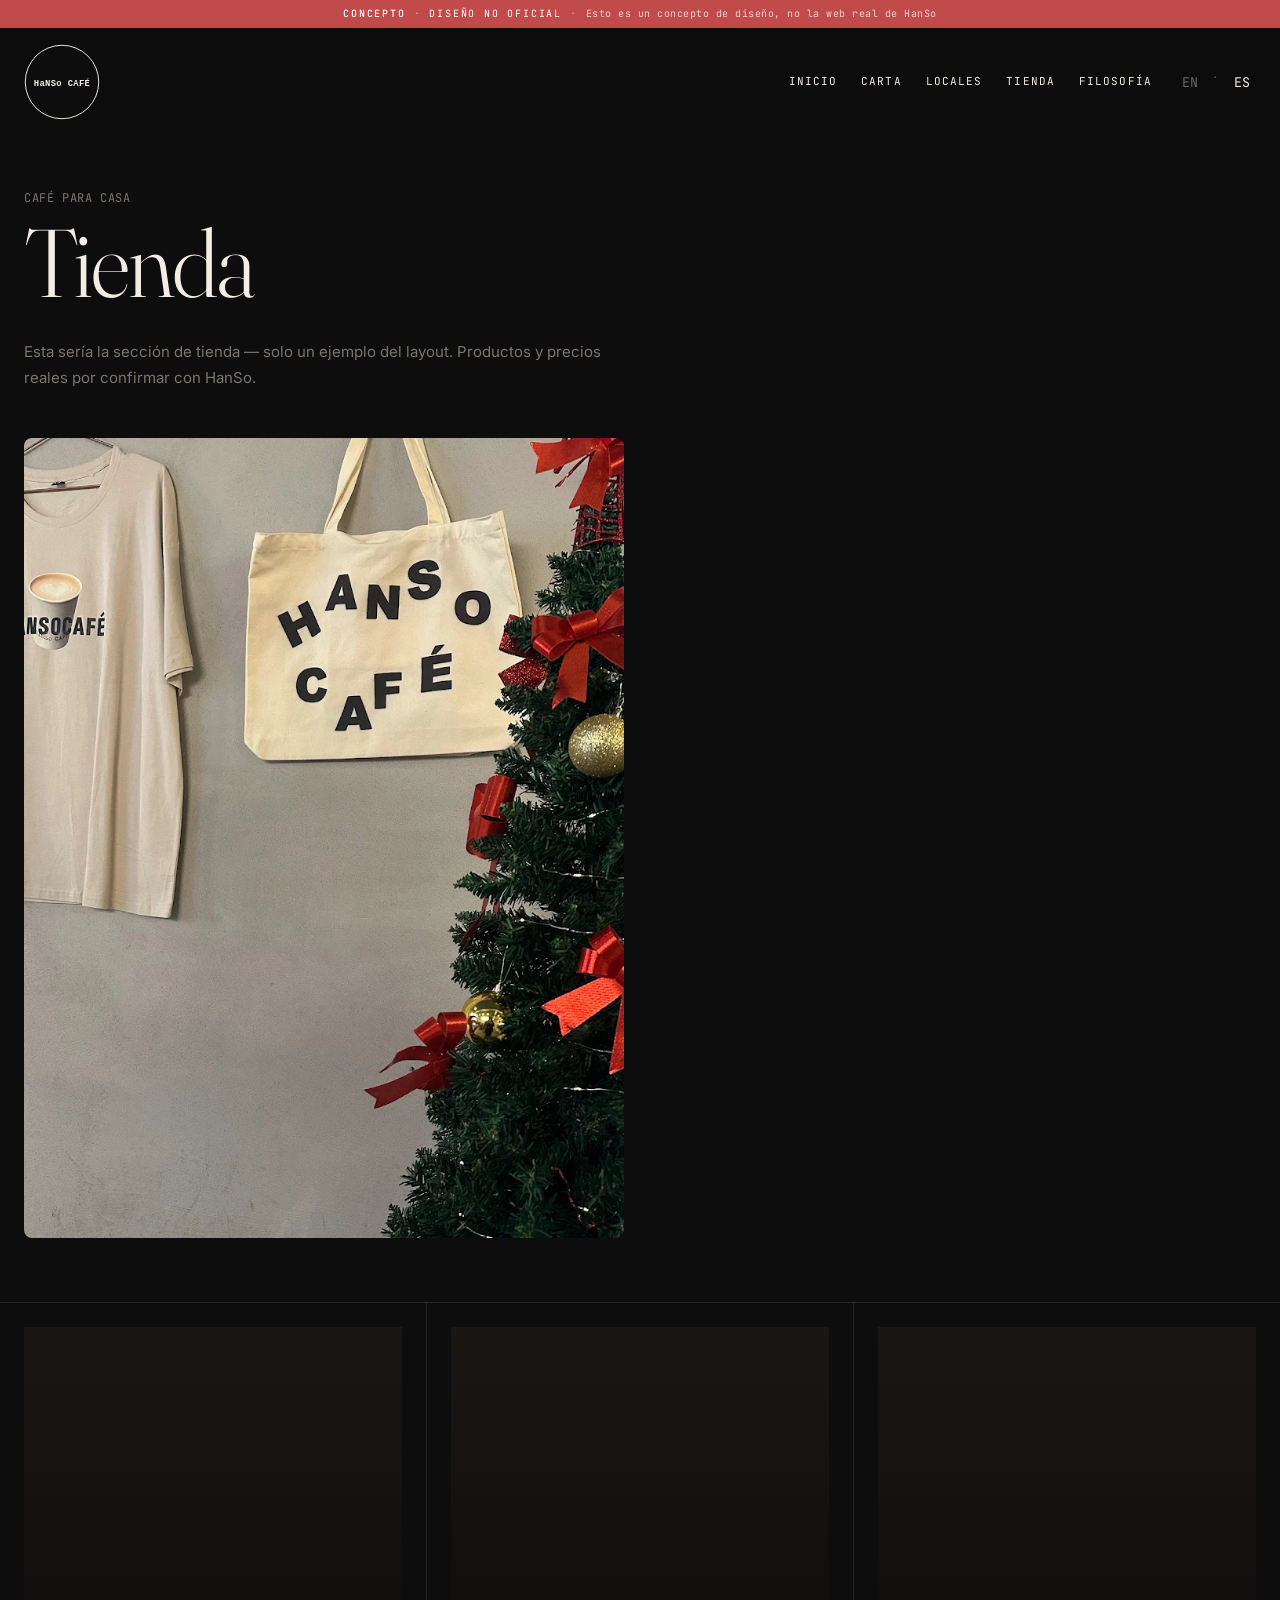
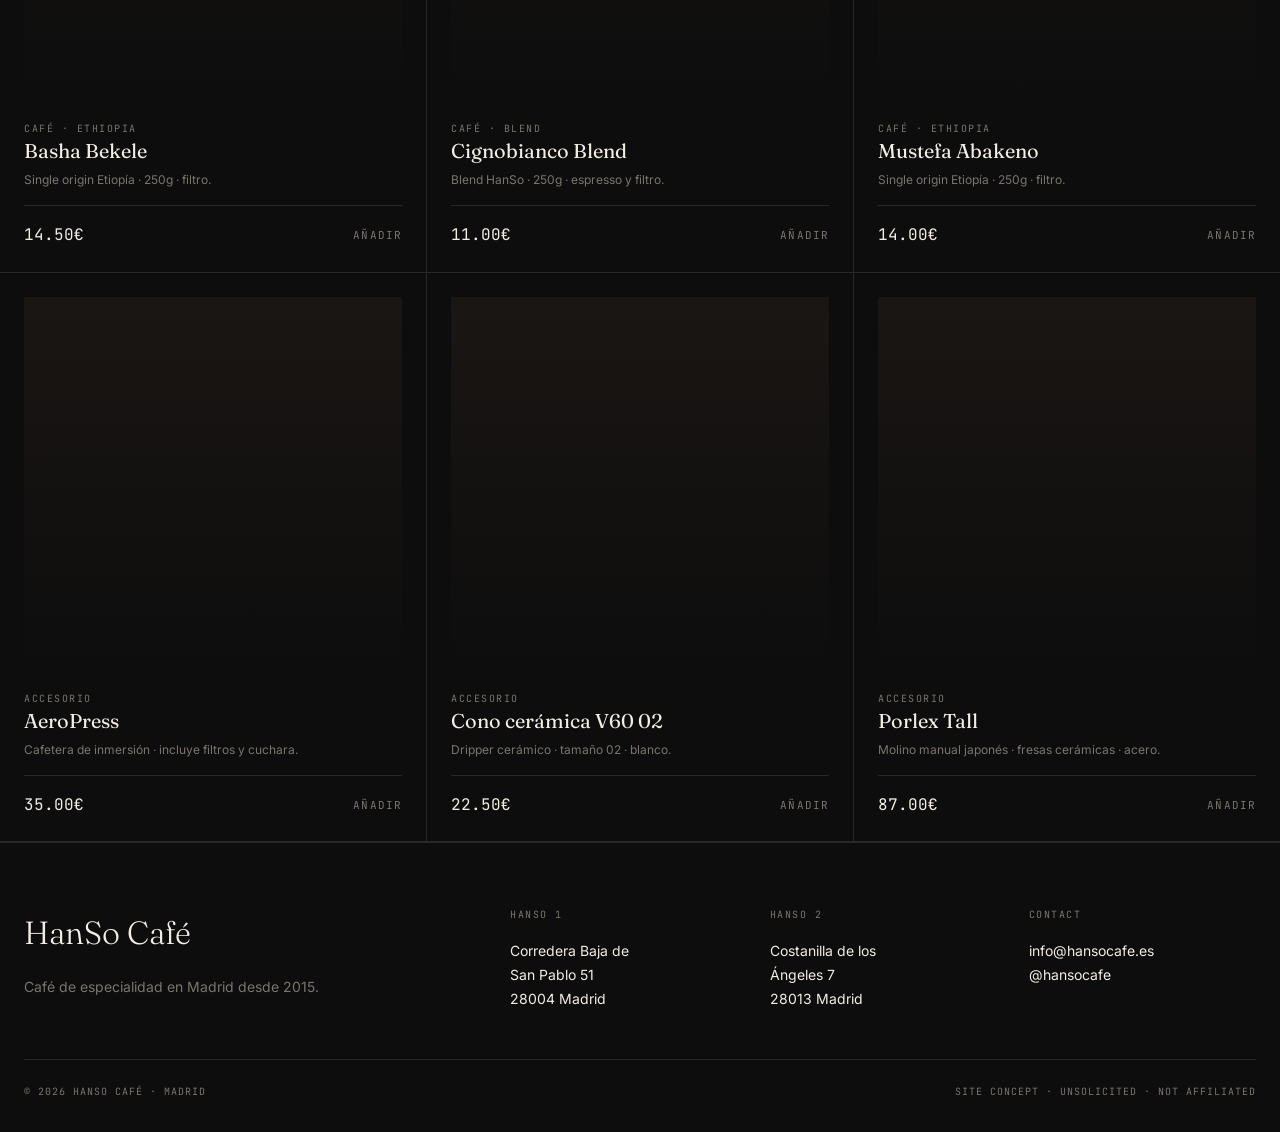
<file: tienda.html>
<!DOCTYPE html>
<html lang="es" class="lang-es">
<head>
<meta charset="UTF-8">
<meta name="viewport" content="width=device-width, initial-scale=1.0">
<title>Shop · HanSo Café</title>
<link rel="icon" type="image/svg+xml" href="favicon.svg">
<link rel="preconnect" href="https://fonts.googleapis.com">
<link rel="preconnect" href="https://fonts.gstatic.com" crossorigin>
<link href="https://fonts.googleapis.com/css2?family=Fraunces:ital,wght@0,300;0,400;0,500;1,400&family=Inter:wght@300;400;500&family=JetBrains+Mono:wght@400;500&display=swap" rel="stylesheet">
<link rel="stylesheet" href="css/style.css?v=1775477150">
</head>
<body>

<div class="concept-banner">
  <strong>Concepto</strong><span class="sep">·</span><span>Diseño no oficial</span><span class="sep">·</span><span class="soft">Esto es un concepto de diseño, no la web real de HanSo</span>
</div>

<nav class="nav">
  <a href="index.html" class="nav-logo">
    <img src="logo.svg" alt="HanSo Café">
  </a>
  <div class="nav-right">
    <ul class="nav-links">
      <li><a href="index.html" data-es>Inicio</a><a href="index.html" data-en>Home</a></li>
      <li><a href="menu.html" data-es>Carta</a><a href="menu.html" data-en>Menu</a></li>
      <li><a href="locales.html" data-es>Locales</a><a href="locales.html" data-en>Locations</a></li>
      <li><a href="tienda.html" data-es>Tienda</a><a href="tienda.html" data-en>Shop</a></li>
      <li><a href="filosofia.html" data-es>Filosofía</a><a href="filosofia.html" data-en>Philosophy</a></li>
    </ul>
    <button class="hamburger" aria-label="Menu"><span></span><span></span><span></span></button>
    <div class="lang-toggle">
      <button data-lang="en">EN</button>
      <span class="sep">·</span>
      <button data-lang="es">ES</button>
    </div>
  </div>
</nav>

<section class="tienda-hero">
  <span class="mono" data-es>Café para casa</span>
  <span class="mono" data-en>Coffee, at home</span>
  <h1 data-es>Tienda</h1>
  <h1 data-en>Shop</h1>
  <p class="intro-text" data-es>Esta sería la sección de tienda — solo un ejemplo del layout. Productos y precios reales por confirmar con HanSo.</p>
  <p class="intro-text" data-en>This would be the shop section — just a layout example. Real products and prices to be confirmed with HanSo.</p>
  <img src="img/merch.png" alt="HanSo merch" style="max-width:600px; width:100%; border-radius:8px; margin-top:var(--space-5);">
</section>

<section class="tienda-grid">
  <div class="tienda-item">
    <div class="media"></div>
    <span class="label">Café · Ethiopia</span>
    <div class="name">Basha Bekele</div>
    <p class="desc" data-es>Single origin Etiopía · 250g · filtro.</p>
    <p class="desc" data-en>Single origin Ethiopia · 250g · filter.</p>
    <div class="bottom">
      <span class="price">14.50€</span>
      <button class="add" data-es>Añadir</button>
      <button class="add" data-en>Add to cart</button>
    </div>
  </div>
  <div class="tienda-item">
    <div class="media"></div>
    <span class="label">Café · Blend</span>
    <div class="name">Cignobianco Blend</div>
    <p class="desc" data-es>Blend HanSo · 250g · espresso y filtro.</p>
    <p class="desc" data-en>HanSo house blend · 250g · espresso and filter.</p>
    <div class="bottom">
      <span class="price">11.00€</span>
      <button class="add" data-es>Añadir</button>
      <button class="add" data-en>Add to cart</button>
    </div>
  </div>
  <div class="tienda-item">
    <div class="media"></div>
    <span class="label">Café · Ethiopia</span>
    <div class="name">Mustefa Abakeno</div>
    <p class="desc" data-es>Single origin Etiopía · 250g · filtro.</p>
    <p class="desc" data-en>Single origin Ethiopia · 250g · filter.</p>
    <div class="bottom">
      <span class="price">14.00€</span>
      <button class="add" data-es>Añadir</button>
      <button class="add" data-en>Add to cart</button>
    </div>
  </div>
  <div class="tienda-item">
    <div class="media"></div>
    <span class="label">Accesorio</span>
    <div class="name">AeroPress</div>
    <p class="desc" data-es>Cafetera de inmersión · incluye filtros y cuchara.</p>
    <p class="desc" data-en>Immersion brewer · includes filters and scoop.</p>
    <div class="bottom">
      <span class="price">35.00€</span>
      <button class="add" data-es>Añadir</button>
      <button class="add" data-en>Add to cart</button>
    </div>
  </div>
  <div class="tienda-item">
    <div class="media"></div>
    <span class="label">Accesorio</span>
    <div class="name">Cono cerámica V60 02</div>
    <p class="desc" data-es>Dripper cerámico · tamaño 02 · blanco.</p>
    <p class="desc" data-en>Ceramic dripper · size 02 · white.</p>
    <div class="bottom">
      <span class="price">22.50€</span>
      <button class="add" data-es>Añadir</button>
      <button class="add" data-en>Add to cart</button>
    </div>
  </div>
  <div class="tienda-item">
    <div class="media"></div>
    <span class="label">Accesorio</span>
    <div class="name">Porlex Tall</div>
    <p class="desc" data-es>Molino manual japonés · fresas cerámicas · acero.</p>
    <p class="desc" data-en>Japanese manual grinder · ceramic burrs · steel.</p>
    <div class="bottom">
      <span class="price">87.00€</span>
      <button class="add" data-es>Añadir</button>
      <button class="add" data-en>Add to cart</button>
    </div>
  </div>
</section>

<footer class="footer">
  <div class="footer-grid">
    <div class="footer-block">
      <div class="footer-mark">HanSo Café</div>
      <p class="muted" data-es>Café de especialidad en Madrid desde 2015.</p>
      <p class="muted" data-en>Specialty coffee in Madrid since 2015.</p>
    </div>
    <div class="footer-block">
      <div class="label">HanSo 1</div>
      <p>Corredera Baja de<br>San Pablo 51<br>28004 Madrid</p>
    </div>
    <div class="footer-block">
      <div class="label">HanSo 2</div>
      <p>Costanilla de los<br>Ángeles 7<br>28013 Madrid</p>
    </div>
    <div class="footer-block">
      <div class="label">Contact</div>
      <a href="mailto:info@hansocafe.es">info@hansocafe.es</a>
      <a href="https://instagram.com/hansocafe" target="_blank">@hansocafe</a>
    </div>
  </div>
  <div class="footer-bottom">
    <span>© 2026 HanSo Café · Madrid</span>
    <span>Site concept · Unsolicited · Not affiliated</span>
  </div>
</footer>

<div class="mobile-menu">
  <a href="index.html" data-es>Inicio</a><a href="index.html" data-en>Home</a>
  <a href="menu.html" data-es>Carta</a><a href="menu.html" data-en>Menu</a>
  <a href="locales.html" data-es>Locales</a><a href="locales.html" data-en>Locations</a>
  <a href="tienda.html" data-es>Tienda</a><a href="tienda.html" data-en>Shop</a>
  <a href="filosofia.html" data-es>Filosofía</a><a href="filosofia.html" data-en>Philosophy</a>
</div>

<script src="js/lang.js"></script>
</body>
</html>
</file>
<file: css/style.css>
/* =========================================================
   HanSo Café — Concept Mockup
   Design: dark editorial, Tokyo-Madrid minimalism
   ========================================================= */

/* ---------- Tokens ---------- */
:root {
  --bg: #0D0D0D;
  --bg-soft: #141211;
  --bg-card: #1A1816;
  --text: #F2EDE5;
  --text-muted: #7A756E;
  --border: #2A2826;
  --accent: #C14B4B;
  --accent-warm: #E8B87A;

  --font-display: 'Fraunces', 'Times New Roman', serif;
  --font-body: 'Inter', -apple-system, BlinkMacSystemFont, sans-serif;
  --font-mono: 'JetBrains Mono', 'Courier New', monospace;

  --space-1: 8px;
  --space-2: 16px;
  --space-3: 24px;
  --space-4: 32px;
  --space-5: 48px;
  --space-6: 64px;
  --space-7: 96px;
  --space-8: 128px;

  --max-w: 1280px;
}

/* ---------- Reset ---------- */
*, *::before, *::after { box-sizing: border-box; margin: 0; padding: 0; }
html { scroll-behavior: smooth; }
body {
  background: var(--bg);
  color: var(--text);
  font-family: var(--font-body);
  font-size: 16px;
  line-height: 1.6;
  -webkit-font-smoothing: antialiased;
  text-rendering: optimizeLegibility;
  overflow-x: hidden;
  opacity: 0;
  transition: opacity 0.15s ease;
}
body.fonts-ready { opacity: 1; }
img { max-width: 100%; display: block; }
a { color: inherit; text-decoration: none; transition: opacity 0.2s; }
a:hover { opacity: 0.7; }
button { font-family: inherit; cursor: pointer; border: none; background: none; color: inherit; }

/* ---------- Typography ---------- */
h1, h2, h3, h4 {
  font-family: var(--font-display);
  font-weight: 400;
  line-height: 1.1;
  letter-spacing: -0.01em;
}
.display-xl { font-size: clamp(48px, 8vw, 120px); font-weight: 300; letter-spacing: -0.03em; }
.display-l  { font-size: clamp(40px, 6vw, 80px); font-weight: 300; letter-spacing: -0.02em; }
.display-m  { font-size: clamp(32px, 4vw, 56px); font-weight: 400; }
.display-s  { font-size: clamp(24px, 2.5vw, 36px); font-weight: 400; }

.mono { font-family: var(--font-mono); font-size: 12px; letter-spacing: 0.05em; text-transform: uppercase; }
.muted { color: var(--text-muted); }

/* ---------- Layout ---------- */
.container { max-width: var(--max-w); margin: 0 auto; padding: 0 var(--space-3); }
.section { padding: var(--space-7) 0; }
.section-lg { padding: var(--space-8) 0; }

/* ---------- Concept banner ---------- */
.concept-banner {
  position: fixed;
  top: 0; left: 0; right: 0;
  z-index: 101;
  height: 28px;
  background: var(--accent);
  color: #fff;
  padding: 0 var(--space-3);
  font-family: var(--font-mono);
  font-size: 10px;
  letter-spacing: 0.18em;
  text-transform: uppercase;
  text-align: center;
  line-height: 28px;
  white-space: nowrap;
  overflow: hidden;
  text-overflow: ellipsis;
}
.concept-banner strong { font-weight: 500; }
.concept-banner .sep { opacity: 0.5; margin: 0 8px; }
.concept-banner .soft { opacity: 0.75; text-transform: none; letter-spacing: 0.05em; }
body { padding-top: 28px; }

/* ---------- Navigation ---------- */
.nav {
  position: fixed;
  top: 28px; left: 0; right: 0;
  z-index: 100;
  padding: var(--space-2) var(--space-3);
  display: flex;
  justify-content: space-between;
  align-items: center;
  background: rgba(13,13,13,0.95);
  backdrop-filter: blur(8px);
  -webkit-backdrop-filter: blur(8px);
}
.nav-logo {
  display: inline-flex;
  align-items: center;
}
.nav-logo img {
  height: 76px;
  width: 76px;
  display: block;
}
.nav-right {
  display: flex;
  align-items: center;
  gap: var(--space-3);
}
.nav-links {
  display: flex;
  gap: var(--space-3);
  list-style: none;
  font-family: var(--font-mono);
  font-size: 11px;
  letter-spacing: 0.1em;
  text-transform: uppercase;
}
.lang-toggle {
  font-family: var(--font-mono);
  font-size: 11px;
  letter-spacing: 0.1em;
  text-transform: uppercase;
  display: flex;
  gap: var(--space-1);
}
.lang-toggle button {
  opacity: 0.4;
  padding: 4px 6px;
  transition: opacity 0.2s;
}
.lang-toggle button.active { opacity: 1; }
.lang-toggle button:hover { opacity: 0.8; }
.lang-toggle .sep { opacity: 0.3; }

/* --- Hamburger menu --- */
.hamburger {
  display: none; background: none; border: none; cursor: pointer;
  width: 28px; height: 20px; position: relative; padding: 0;
  z-index: 110;
  -webkit-tap-highlight-color: transparent;
  touch-action: manipulation;
  min-width: 44px; min-height: 44px;
}
.hamburger span {
  display: block; position: absolute; left: 50%; width: 28px; height: 2px;
  margin-left: -14px;
  background: var(--text); transition: transform 0.3s, opacity 0.3s;
}
.hamburger span:nth-child(1) { top: 12px; }
.hamburger span:nth-child(2) { top: 21px; }
.hamburger span:nth-child(3) { top: 30px; }
.hamburger.active span:nth-child(1) { top: 21px; transform: rotate(45deg); }
.hamburger.active span:nth-child(2) { opacity: 0; }
.hamburger.active span:nth-child(3) { top: 21px; transform: rotate(-45deg); }

.mobile-menu {
  display: none; position: fixed; top: 0; left: 0; right: 0; bottom: 0;
  background: rgba(10,10,10,0.97); z-index: 9999;
  flex-direction: column; align-items: center; justify-content: center; gap: 32px;
}
.mobile-menu.open { display: flex; }
.mobile-menu a {
  font-family: var(--font-mono); font-size: 16px; letter-spacing: 0.2em;
  text-transform: uppercase; color: var(--text); transition: color 0.2s;
}
.mobile-menu a:hover { color: var(--accent-warm, var(--orange, #E8762D)); }

@media (max-width: 768px) {
  .nav-links { display: none; }
  .hamburger { display: flex; align-items: center; justify-content: center; }
  .nav { z-index: 10000; }
}

/* ---------- Hero ---------- */
.hero {
  position: relative;
  height: 100vh;
  min-height: 600px;
  width: 100%;
  overflow: hidden;
  display: flex;
  align-items: flex-end;
}
.hero-media {
  position: absolute;
  inset: 0;
  background: url('../img/hero.png') center/cover no-repeat;
}
.hero-media::after {
  content: '';
  position: absolute; inset: 0;
  background: linear-gradient(180deg, transparent 60%, rgba(13,13,13,0.6) 100%);
}
.hero-inner {
  position: relative;
  z-index: 2;
  width: 100%;
  padding: 0 var(--space-3) var(--space-5);
  display: flex;
  justify-content: space-between;
  align-items: flex-end;
  gap: var(--space-4);
}
.hero-caption { max-width: 400px; }
.hero-caption .mono { color: var(--text-muted); }
.hero-caption .title {
  font-family: var(--font-display);
  font-size: clamp(40px, 6vw, 72px);
  font-weight: 300;
  line-height: 1;
  margin-top: var(--space-2);
  letter-spacing: -0.02em;
}
.hero-scroll {
  font-family: var(--font-mono);
  font-size: 10px;
  letter-spacing: 0.2em;
  text-transform: uppercase;
  color: var(--text-muted);
  writing-mode: vertical-rl;
}

/* ---------- Intro strip ---------- */
.intro {
  padding: var(--space-7) var(--space-3);
  border-bottom: 1px solid var(--border);
}
.intro-grid {
  max-width: var(--max-w);
  margin: 0 auto;
  display: grid;
  grid-template-columns: 1fr 2fr;
  gap: var(--space-5);
  align-items: start;
}
.intro .mono { display: block; margin-bottom: var(--space-2); color: var(--text-muted); }
.intro-statement {
  font-family: var(--font-display);
  font-weight: 300;
  font-size: clamp(28px, 3.5vw, 48px);
  line-height: 1.2;
  letter-spacing: -0.015em;
}
.intro-statement em {
  font-style: italic;
  color: var(--accent-warm);
}
@media (max-width: 768px) {
  .intro-grid { grid-template-columns: 1fr; gap: var(--space-3); }
}

/* ---------- Locations teaser ---------- */
.locations-teaser { padding: var(--space-7) 0; border-bottom: 1px solid var(--border); }
.locations-grid {
  display: grid;
  grid-template-columns: 1fr 1fr;
  gap: 0;
  border-top: 1px solid var(--border);
}
.location-card {
  padding: var(--space-5) var(--space-4);
  border-right: 1px solid var(--border);
  position: relative;
}
.location-card:last-child { border-right: none; }
.location-card .label {
  font-family: var(--font-mono);
  font-size: 10px;
  letter-spacing: 0.15em;
  text-transform: uppercase;
  color: var(--text-muted);
  margin-bottom: var(--space-2);
}
.location-card .name {
  font-family: var(--font-display);
  font-size: clamp(28px, 3vw, 40px);
  font-weight: 400;
  margin-bottom: var(--space-3);
}
.location-card .address {
  font-size: 15px;
  line-height: 1.7;
  color: var(--text);
  margin-bottom: var(--space-2);
}
.location-card .hours {
  font-family: var(--font-mono);
  font-size: 11px;
  letter-spacing: 0.05em;
  color: var(--text-muted);
  margin-bottom: var(--space-3);
}
.location-card .link {
  font-family: var(--font-mono);
  font-size: 11px;
  letter-spacing: 0.1em;
  text-transform: uppercase;
  border-bottom: 1px solid var(--text);
  padding-bottom: 2px;
}
@media (max-width: 768px) {
  .locations-grid { grid-template-columns: 1fr; }
  .location-card { border-right: none; border-bottom: 1px solid var(--border); }
  .location-card:last-child { border-bottom: none; }
}

/* ---------- Menu teaser ---------- */
.menu-teaser { padding: var(--space-7) 0; border-bottom: 1px solid var(--border); }
.menu-teaser-head {
  display: flex;
  justify-content: space-between;
  align-items: baseline;
  margin-bottom: var(--space-5);
  padding: 0 var(--space-3);
}
.menu-teaser-head h2 { font-size: clamp(36px, 5vw, 64px); font-weight: 300; }
.menu-grid {
  display: grid;
  grid-template-columns: repeat(4, 1fr);
  gap: 1px;
  background: var(--border);
}
.menu-item {
  background: var(--bg);
  padding: var(--space-4) var(--space-3);
  aspect-ratio: 1;
  display: flex;
  flex-direction: column;
  justify-content: space-between;
  position: relative;
  overflow: hidden;
}
.menu-item-media {
  position: absolute;
  inset: 0;
  background: linear-gradient(135deg, #1a1614 0%, #0d0d0d 100%);
  opacity: 0.9;
}
.menu-item-content { position: relative; z-index: 2; display: flex; flex-direction: column; height: 100%; justify-content: space-between; }
.menu-item .item-number {
  font-family: var(--font-mono);
  font-size: 10px;
  color: var(--text-muted);
  letter-spacing: 0.15em;
}
.menu-item .item-name {
  font-family: var(--font-display);
  font-size: clamp(20px, 2vw, 26px);
  font-weight: 400;
  line-height: 1.15;
  margin-bottom: var(--space-1);
}
.menu-item .item-meta {
  display: flex;
  justify-content: space-between;
  align-items: baseline;
  font-family: var(--font-mono);
  font-size: 11px;
  color: var(--text-muted);
  letter-spacing: 0.05em;
}
.menu-item .item-price { color: var(--text); }
@media (max-width: 900px) {
  .menu-grid { grid-template-columns: repeat(3, 1fr); }
  .menu-item { padding: var(--space-2) var(--space-1); }
  .menu-item .item-name { font-size: 14px; }
  .menu-item .item-meta { font-size: 9px; }
  .menu-item .item-number { font-size: 8px; }
}

/* ---------- NO LAPTOPS manifesto ---------- */
.manifesto {
  padding: var(--space-8) var(--space-3);
  text-align: center;
  border-bottom: 1px solid var(--border);
  position: relative;
  background: var(--bg);
}
.manifesto::before, .manifesto::after {
  content: '';
  position: absolute;
  left: 50%; transform: translateX(-50%);
  width: 40px; height: 1px;
  background: var(--accent);
}
.manifesto::before { top: var(--space-5); }
.manifesto::after { bottom: var(--space-5); }
.manifesto .mono {
  color: var(--accent);
  margin-bottom: var(--space-4);
  letter-spacing: 0.25em;
}
.manifesto h2 {
  font-family: var(--font-display);
  font-weight: 300;
  font-size: clamp(40px, 7vw, 96px);
  line-height: 1;
  letter-spacing: -0.02em;
  max-width: 900px;
  margin: 0 auto var(--space-4);
}
.manifesto h2 em { font-style: italic; color: var(--accent-warm); }
.manifesto p {
  font-size: 15px;
  color: var(--text-muted);
  max-width: 500px;
  margin: 0 auto;
  line-height: 1.7;
}

/* ---------- Shop teaser ---------- */
.shop-teaser { padding: var(--space-7) 0; border-bottom: 1px solid var(--border); }
.shop-teaser-head {
  display: flex;
  justify-content: space-between;
  align-items: baseline;
  margin-bottom: var(--space-5);
  padding: 0 var(--space-3);
}
.shop-teaser-head h2 { font-size: clamp(36px, 5vw, 64px); font-weight: 300; }
.shop-grid {
  display: grid;
  grid-template-columns: repeat(3, 1fr);
  gap: 1px;
  background: var(--border);
}
.shop-item {
  background: var(--bg);
  padding: var(--space-4) var(--space-3);
}
.shop-item-media {
  aspect-ratio: 4/5;
  background: linear-gradient(180deg, #1a1614 0%, #0d0d0d 100%);
  margin-bottom: var(--space-3);
}
.shop-item .label { font-family: var(--font-mono); font-size: 10px; color: var(--text-muted); letter-spacing: 0.15em; text-transform: uppercase; display: block; margin-bottom: 4px; }
.shop-item .name { font-family: var(--font-display); font-size: 22px; font-weight: 400; margin-bottom: 4px; }
.shop-item .price { font-family: var(--font-mono); font-size: 13px; color: var(--text); }
@media (max-width: 768px) {
  .shop-grid { grid-template-columns: repeat(3, 1fr); background: var(--bg); gap: 1px; }
  .shop-grid .shop-item { padding: var(--space-2) var(--space-1); }
  .shop-item .name { font-size: 16px; }
  .shop-item .price { font-size: 11px; }
  .shop-item .label { font-size: 8px; }
}

/* ---------- Footer ---------- */
.footer {
  padding: var(--space-6) var(--space-3) var(--space-4);
  border-top: 1px solid var(--border);
}
.footer-grid {
  max-width: var(--max-w);
  margin: 0 auto;
  display: grid;
  grid-template-columns: 2fr 1fr 1fr 1fr;
  gap: var(--space-4);
  margin-bottom: var(--space-5);
}
.footer-block .label {
  font-family: var(--font-mono);
  font-size: 10px;
  letter-spacing: 0.15em;
  text-transform: uppercase;
  color: var(--text-muted);
  margin-bottom: var(--space-2);
}
.footer-block p, .footer-block a { font-size: 14px; line-height: 1.7; display: block; }
.footer-mark {
  font-family: var(--font-display);
  font-size: 32px;
  font-weight: 300;
  margin-bottom: var(--space-2);
}
.footer-bottom {
  max-width: var(--max-w);
  margin: 0 auto;
  padding-top: var(--space-3);
  border-top: 1px solid var(--border);
  display: flex;
  justify-content: space-between;
  font-family: var(--font-mono);
  font-size: 10px;
  letter-spacing: 0.1em;
  text-transform: uppercase;
  color: var(--text-muted);
}
@media (max-width: 768px) {
  .footer-grid { grid-template-columns: 1fr 1fr; }
  .footer-bottom { flex-direction: column; gap: var(--space-2); }
}

/* ---------- Menu page (full carta) ---------- */
.menu-page-hero {
  padding: calc(var(--space-7) + 60px) var(--space-3) var(--space-6);
  text-align: center;
  border-bottom: 1px solid var(--border);
}
.menu-page-hero .mono { color: var(--text-muted); margin-bottom: var(--space-2); }
.menu-page-hero h1 { font-size: clamp(56px, 10vw, 140px); font-weight: 300; line-height: 0.9; letter-spacing: -0.03em; }
.menu-page-hero .sub { color: var(--text-muted); margin-top: var(--space-2); font-size: 14px; }

.menu-full { padding: var(--space-6) var(--space-3); }
.menu-full-grid {
  max-width: 1100px;
  margin: 0 auto;
  display: grid;
  grid-template-columns: 1fr 1fr 1fr;
  gap: var(--space-4);
}
.menu-section-label {
  max-width: 1100px;
  margin: 0 auto var(--space-4);
  text-align: center;
  font-family: var(--font-mono);
  font-size: 11px;
  letter-spacing: 0.3em;
  text-transform: uppercase;
  color: var(--text-muted);
  padding-top: var(--space-3);
}
.menu-section-label::before, .menu-section-label::after {
  content: '';
  display: inline-block;
  width: 30px;
  height: 1px;
  background: var(--border);
  vertical-align: middle;
  margin: 0 var(--space-2);
}
.menu-category {
  background: var(--bg-card);
  border: 1px solid var(--border);
  border-radius: 6px;
  padding: var(--space-3);
  margin-bottom: var(--space-3);
}
.menu-category h3 {
  font-family: var(--font-display);
  font-size: 20px;
  font-weight: 400;
  margin-bottom: var(--space-3);
  padding-bottom: var(--space-2);
  border-bottom: 2px solid var(--accent-warm);
  color: var(--accent-warm);
}
.menu-row {
  display: flex;
  justify-content: space-between;
  align-items: baseline;
  gap: var(--space-2);
  padding: 10px 0;
  border-bottom: 1px solid var(--border);
}
.menu-row:last-child { border-bottom: none; }
.menu-row .dish {
  font-family: var(--font-body);
  font-size: 15px;
  font-weight: 500;
  color: var(--text);
}
.menu-row .dish-desc {
  display: block;
  font-family: var(--font-body);
  font-size: 11px;
  color: var(--text-muted);
  margin-top: 3px;
  line-height: 1.5;
}
.menu-row .price {
  font-family: var(--font-mono);
  font-size: 14px;
  color: var(--accent-warm);
  font-weight: 500;
  white-space: nowrap;
  flex-shrink: 0;
}
@media (max-width: 900px) {
  .menu-full-grid { grid-template-columns: repeat(3, 1fr); gap: var(--space-2); }
  .menu-category { padding: var(--space-2); }
  .menu-category h3 { font-size: 16px; }
  .menu-row .dish { font-size: 12px; }
  .menu-row .price { font-size: 11px; }
  .menu-row { padding: 6px 0; }
}

/* ---------- Locales page ---------- */
.locales-hero {
  padding: calc(var(--space-7) + 60px) var(--space-3) var(--space-6);
  border-bottom: 1px solid var(--border);
}
.locales-hero h1 { font-size: clamp(48px, 8vw, 96px); font-weight: 300; letter-spacing: -0.02em; }
.locales-hero .mono { color: var(--text-muted); margin-bottom: var(--space-2); }

.locales-detail { padding: var(--space-6) 0; }
.locale-row {
  display: grid;
  grid-template-columns: 1fr 1fr;
  gap: 0;
  border-bottom: 1px solid var(--border);
}
.locale-row:last-child { border-bottom: none; }
.locale-media {
  aspect-ratio: 4/3;
  background: linear-gradient(180deg, #1a1614 0%, #0d0d0d 100%);
}
.locale-info {
  padding: var(--space-5);
  display: flex;
  flex-direction: column;
  justify-content: center;
}
.locale-info .label { font-family: var(--font-mono); font-size: 10px; color: var(--text-muted); letter-spacing: 0.15em; text-transform: uppercase; margin-bottom: var(--space-2); }
.locale-info h2 { font-family: var(--font-display); font-size: clamp(32px, 4vw, 56px); font-weight: 300; margin-bottom: var(--space-3); }
.locale-info .address { font-size: 16px; line-height: 1.7; margin-bottom: var(--space-2); }
.locale-info .hours { font-family: var(--font-mono); font-size: 12px; color: var(--text-muted); line-height: 1.8; margin-bottom: var(--space-3); }
.locale-info .contact { font-size: 14px; line-height: 1.8; margin-bottom: var(--space-3); color: var(--text-muted); }
.locale-info .contact a { color: var(--text); }
.locale-info .maps-link { font-family: var(--font-mono); font-size: 11px; letter-spacing: 0.1em; text-transform: uppercase; border: 1px solid var(--border); padding: var(--space-2) var(--space-3); display: inline-block; width: fit-content; transition: all 0.2s; }
.locale-info .maps-link:hover { border-color: var(--text); opacity: 1; }

.locale-row.reverse .locale-media { order: 2; }
@media (max-width: 768px) {
  .locale-row, .locale-row.reverse { grid-template-columns: 1fr; }
  .locale-row.reverse .locale-media { order: 0; }
}

/* ---------- Tienda page ---------- */
.tienda-hero {
  padding: calc(var(--space-7) + 60px) var(--space-3) var(--space-6);
  border-bottom: 1px solid var(--border);
}
.tienda-hero h1 { font-size: clamp(48px, 8vw, 96px); font-weight: 300; letter-spacing: -0.02em; }
.tienda-hero .mono { color: var(--text-muted); margin-bottom: var(--space-2); }
.tienda-hero .intro-text { max-width: 600px; color: var(--text-muted); font-size: 15px; line-height: 1.7; margin-top: var(--space-3); }

.tienda-grid {
  display: grid;
  grid-template-columns: repeat(3, 1fr);
  gap: 1px;
  background: var(--border);
  border-bottom: 1px solid var(--border);
}
.tienda-item { background: var(--bg); padding: var(--space-3); display: flex; flex-direction: column; }
.tienda-item .media { aspect-ratio: 1/1; background: linear-gradient(180deg, #1a1614 0%, #0d0d0d 100%); margin-bottom: var(--space-2); }
.tienda-item .label { font-family: var(--font-mono); font-size: 10px; color: var(--text-muted); letter-spacing: 0.15em; text-transform: uppercase; display: block; margin-bottom: 2px; }
.tienda-item .name { font-family: var(--font-display); font-size: 20px; font-weight: 400; margin-bottom: var(--space-1); line-height: 1.2; }
.tienda-item .desc { font-size: 12px; color: var(--text-muted); line-height: 1.5; margin-bottom: var(--space-2); }
.tienda-item .bottom { display: flex; justify-content: space-between; align-items: center; margin-top: auto; padding-top: var(--space-2); border-top: 1px solid var(--border); }
.tienda-item .price { font-family: var(--font-mono); font-size: 16px; color: var(--text); }
.tienda-item .add { font-family: var(--font-mono); font-size: 11px; letter-spacing: 0.1em; text-transform: uppercase; color: var(--text-muted); }
@media (max-width: 768px) {
  .tienda-grid { grid-template-columns: repeat(3, 1fr); }
  .tienda-item { padding: var(--space-1); }
  .tienda-item .name { font-size: 14px; }
  .tienda-item .desc { font-size: 10px; }
  .tienda-item .price { font-size: 12px; }
}

/* ---------- Filosofía page ---------- */
.filosofia-hero {
  padding: calc(var(--space-8) + 60px) var(--space-3) var(--space-8);
  text-align: center;
  border-bottom: 1px solid var(--border);
}
.filosofia-hero .mono { color: var(--accent); letter-spacing: 0.25em; margin-bottom: var(--space-4); }
.filosofia-hero h1 {
  font-family: var(--font-display);
  font-weight: 300;
  font-size: clamp(48px, 7vw, 96px);
  line-height: 1;
  letter-spacing: -0.02em;
  max-width: 900px;
  margin: 0 auto;
}
.filosofia-hero h1 em { font-style: italic; color: var(--accent-warm); }

.story { padding: var(--space-7) var(--space-3); border-bottom: 1px solid var(--border); }
.story-image { max-width: 900px; margin: 0 auto; }
.story-grid {
  max-width: 900px;
  margin: 0 auto;
  display: grid;
  grid-template-columns: 1fr 2fr;
  gap: var(--space-5);
  align-items: start;
}
.story-grid .mono { color: var(--text-muted); }
.story-text p {
  font-family: var(--font-display);
  font-size: 22px;
  font-weight: 300;
  line-height: 1.5;
  margin-bottom: var(--space-3);
  letter-spacing: -0.005em;
}
.story-text p:last-child { margin-bottom: 0; }
@media (max-width: 768px) { .story-grid { grid-template-columns: 1fr; gap: var(--space-3); } .story-text p { font-size: 18px; } }

.roasters { padding: var(--space-6) var(--space-3); border-bottom: 1px solid var(--border); text-align: center; }
.roasters .mono { color: var(--text-muted); margin-bottom: var(--space-3); }
.roasters h2 { font-family: var(--font-display); font-weight: 300; font-size: clamp(28px, 3.5vw, 44px); margin-bottom: var(--space-5); }
.roasters-list {
  display: flex;
  justify-content: center;
  gap: var(--space-5);
  flex-wrap: wrap;
  font-family: var(--font-display);
  font-size: clamp(18px, 2vw, 24px);
  font-weight: 400;
  color: var(--text-muted);
}
.roasters-list span { transition: color 0.2s; cursor: default; }
.roasters-list span:hover { color: var(--text); }

/* ---------- Lang toggle classes (for JS) ---------- */
.lang-es [data-en],
.lang-en [data-es] { display: none; }
</file>
